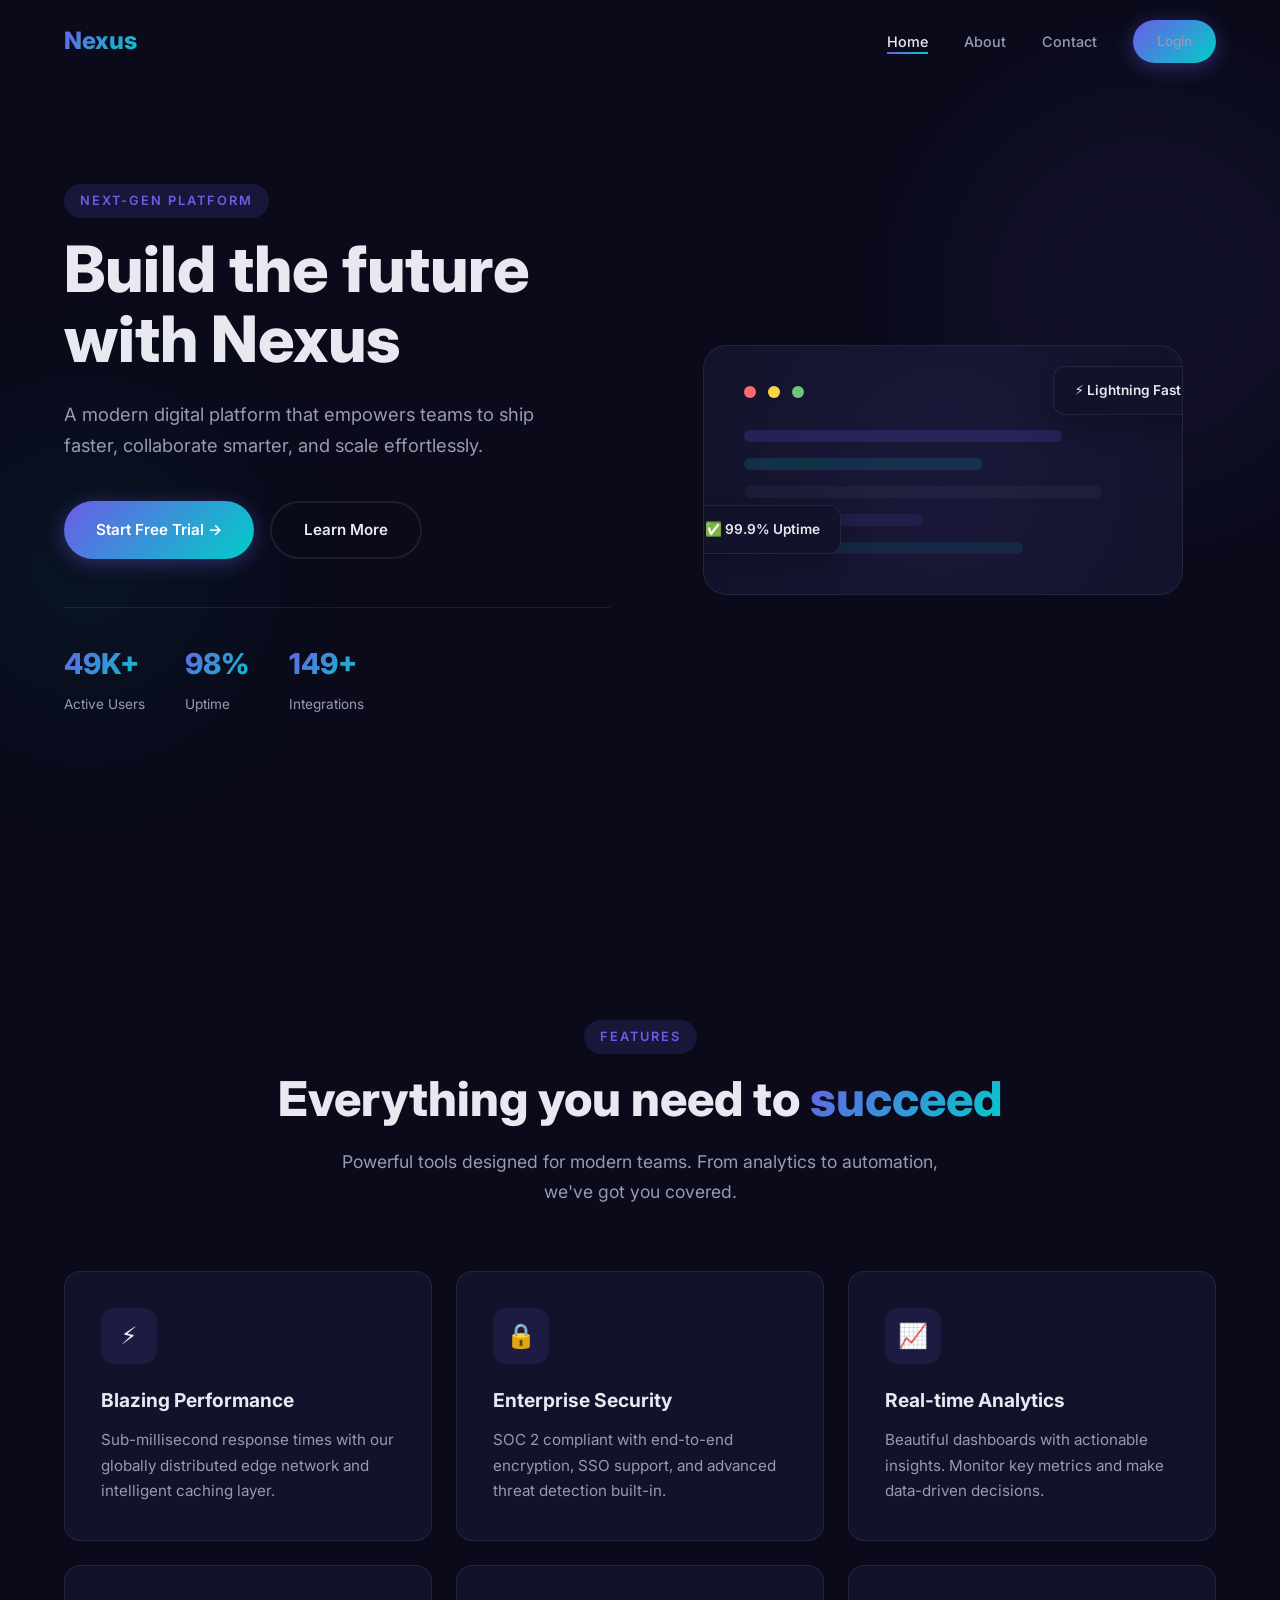
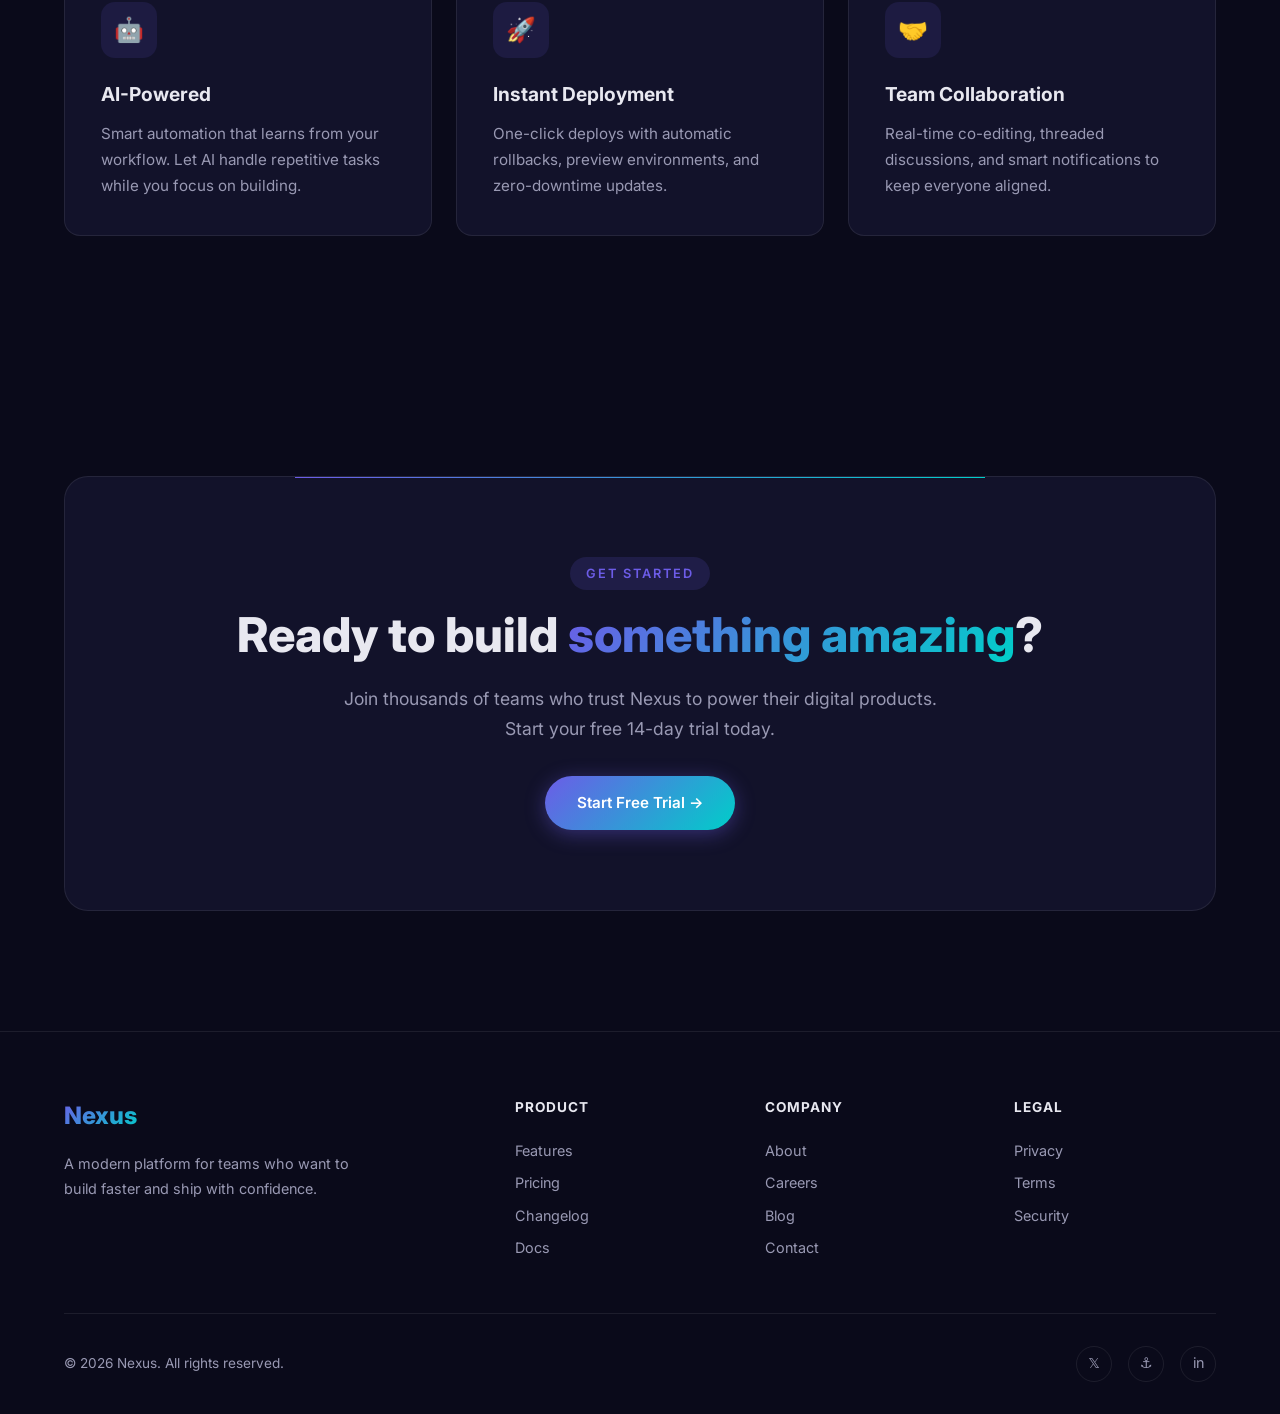
<file: index.html>
<!DOCTYPE html>
<html lang="en">
<head>
  <meta charset="UTF-8">
  <meta name="viewport" content="width=device-width, initial-scale=1.0">
  <title>Nexus - Modern Digital Platform</title>
  <link rel="preconnect" href="https://fonts.googleapis.com">
  <link href="https://fonts.googleapis.com/css2?family=Inter:wght@400;500;600;700;800&display=swap" rel="stylesheet">
  <link rel="stylesheet" href="css/style.css">
</head>
<body>

  <!-- Navbar -->
  <nav class="navbar">
    <div class="container">
      <a href="index.html" class="logo">Nexus</a>
      <ul class="nav-links">
        <li><a href="index.html" class="active">Home</a></li>
        <li><a href="about.html">About</a></li>
        <li><a href="contact.html">Contact</a></li>
        <li><a href="login.html" class="btn btn-primary nav-cta">Login</a></li>
      </ul>
      <button class="hamburger" aria-label="Toggle menu">
        <span></span><span></span><span></span>
      </button>
    </div>
  </nav>

  <!-- Hero -->
  <section class="hero">
    <div class="orb orb-1"></div>
    <div class="orb orb-2"></div>
    <div class="container">
      <div class="hero-grid">
        <div class="hero-content fade-up">
          <span class="section-label">Next-Gen Platform</span>
          <h1>Build the future with <span class="highlight">Nexus</span></h1>
          <p>A modern digital platform that empowers teams to ship faster, collaborate smarter, and scale effortlessly.</p>
          <div class="hero-buttons">
            <a href="contact.html" class="btn btn-primary">Start Free Trial &rarr;</a>
            <a href="about.html" class="btn btn-outline">Learn More</a>
          </div>
          <div class="hero-stats">
            <div class="stat">
              <h3 data-count="50" data-suffix="K+">0</h3>
              <p>Active Users</p>
            </div>
            <div class="stat">
              <h3 data-count="99" data-suffix="%">0</h3>
              <p>Uptime</p>
            </div>
            <div class="stat">
              <h3 data-count="150" data-suffix="+">0</h3>
              <p>Integrations</p>
            </div>
          </div>
        </div>
        <div class="hero-visual fade-up">
          <div class="hero-card">
            <div class="hero-card-header">
              <div class="hero-card-dot"></div>
              <div class="hero-card-dot"></div>
              <div class="hero-card-dot"></div>
            </div>
            <div class="hero-card-lines">
              <div class="hero-card-line"></div>
              <div class="hero-card-line"></div>
              <div class="hero-card-line"></div>
              <div class="hero-card-line"></div>
              <div class="hero-card-line"></div>
            </div>
            <div class="floating-badge badge-1">&#9889; Lightning Fast</div>
            <div class="floating-badge badge-2">&#9989; 99.9% Uptime</div>
          </div>
        </div>
      </div>
    </div>
  </section>

  <!-- Features -->
  <section class="features" id="features">
    <div class="container">
      <div class="features-header fade-up">
        <span class="section-label">Features</span>
        <h2 class="section-title">Everything you need to <span class="highlight">succeed</span></h2>
        <p class="section-desc">Powerful tools designed for modern teams. From analytics to automation, we've got you covered.</p>
      </div>
      <div class="features-grid">
        <div class="feature-card fade-up">
          <div class="feature-icon">&#9889;</div>
          <h3>Blazing Performance</h3>
          <p>Sub-millisecond response times with our globally distributed edge network and intelligent caching layer.</p>
        </div>
        <div class="feature-card fade-up">
          <div class="feature-icon">&#128274;</div>
          <h3>Enterprise Security</h3>
          <p>SOC 2 compliant with end-to-end encryption, SSO support, and advanced threat detection built-in.</p>
        </div>
        <div class="feature-card fade-up">
          <div class="feature-icon">&#128200;</div>
          <h3>Real-time Analytics</h3>
          <p>Beautiful dashboards with actionable insights. Monitor key metrics and make data-driven decisions.</p>
        </div>
        <div class="feature-card fade-up">
          <div class="feature-icon">&#129302;</div>
          <h3>AI-Powered</h3>
          <p>Smart automation that learns from your workflow. Let AI handle repetitive tasks while you focus on building.</p>
        </div>
        <div class="feature-card fade-up">
          <div class="feature-icon">&#128640;</div>
          <h3>Instant Deployment</h3>
          <p>One-click deploys with automatic rollbacks, preview environments, and zero-downtime updates.</p>
        </div>
        <div class="feature-card fade-up">
          <div class="feature-icon">&#129309;</div>
          <h3>Team Collaboration</h3>
          <p>Real-time co-editing, threaded discussions, and smart notifications to keep everyone aligned.</p>
        </div>
      </div>
    </div>
  </section>

  <!-- CTA -->
  <section class="cta">
    <div class="container">
      <div class="cta-box fade-up">
        <span class="section-label">Get Started</span>
        <h2 class="section-title">Ready to build <span class="highlight">something amazing</span>?</h2>
        <p class="section-desc">Join thousands of teams who trust Nexus to power their digital products. Start your free 14-day trial today.</p>
        <a href="contact.html" class="btn btn-primary">Start Free Trial &rarr;</a>
      </div>
    </div>
  </section>

  <!-- Footer -->
  <footer class="footer">
    <div class="container">
      <div class="footer-grid">
        <div class="footer-brand">
          <a href="index.html" class="logo">Nexus</a>
          <p>A modern platform for teams who want to build faster and ship with confidence.</p>
        </div>
        <div class="footer-col">
          <h4>Product</h4>
          <a href="#">Features</a>
          <a href="#">Pricing</a>
          <a href="#">Changelog</a>
          <a href="#">Docs</a>
        </div>
        <div class="footer-col">
          <h4>Company</h4>
          <a href="about.html">About</a>
          <a href="#">Careers</a>
          <a href="#">Blog</a>
          <a href="contact.html">Contact</a>
        </div>
        <div class="footer-col">
          <h4>Legal</h4>
          <a href="#">Privacy</a>
          <a href="#">Terms</a>
          <a href="#">Security</a>
        </div>
      </div>
      <div class="footer-bottom">
        <p>&copy; 2026 Nexus. All rights reserved.</p>
        <div class="footer-socials">
          <a href="#" aria-label="Twitter">&#120143;</a>
          <a href="#" aria-label="GitHub">&#9875;</a>
          <a href="#" aria-label="LinkedIn">in</a>
        </div>
      </div>
    </div>
  </footer>

  <script src="js/main.js"></script>
</body>
</html>
</file>
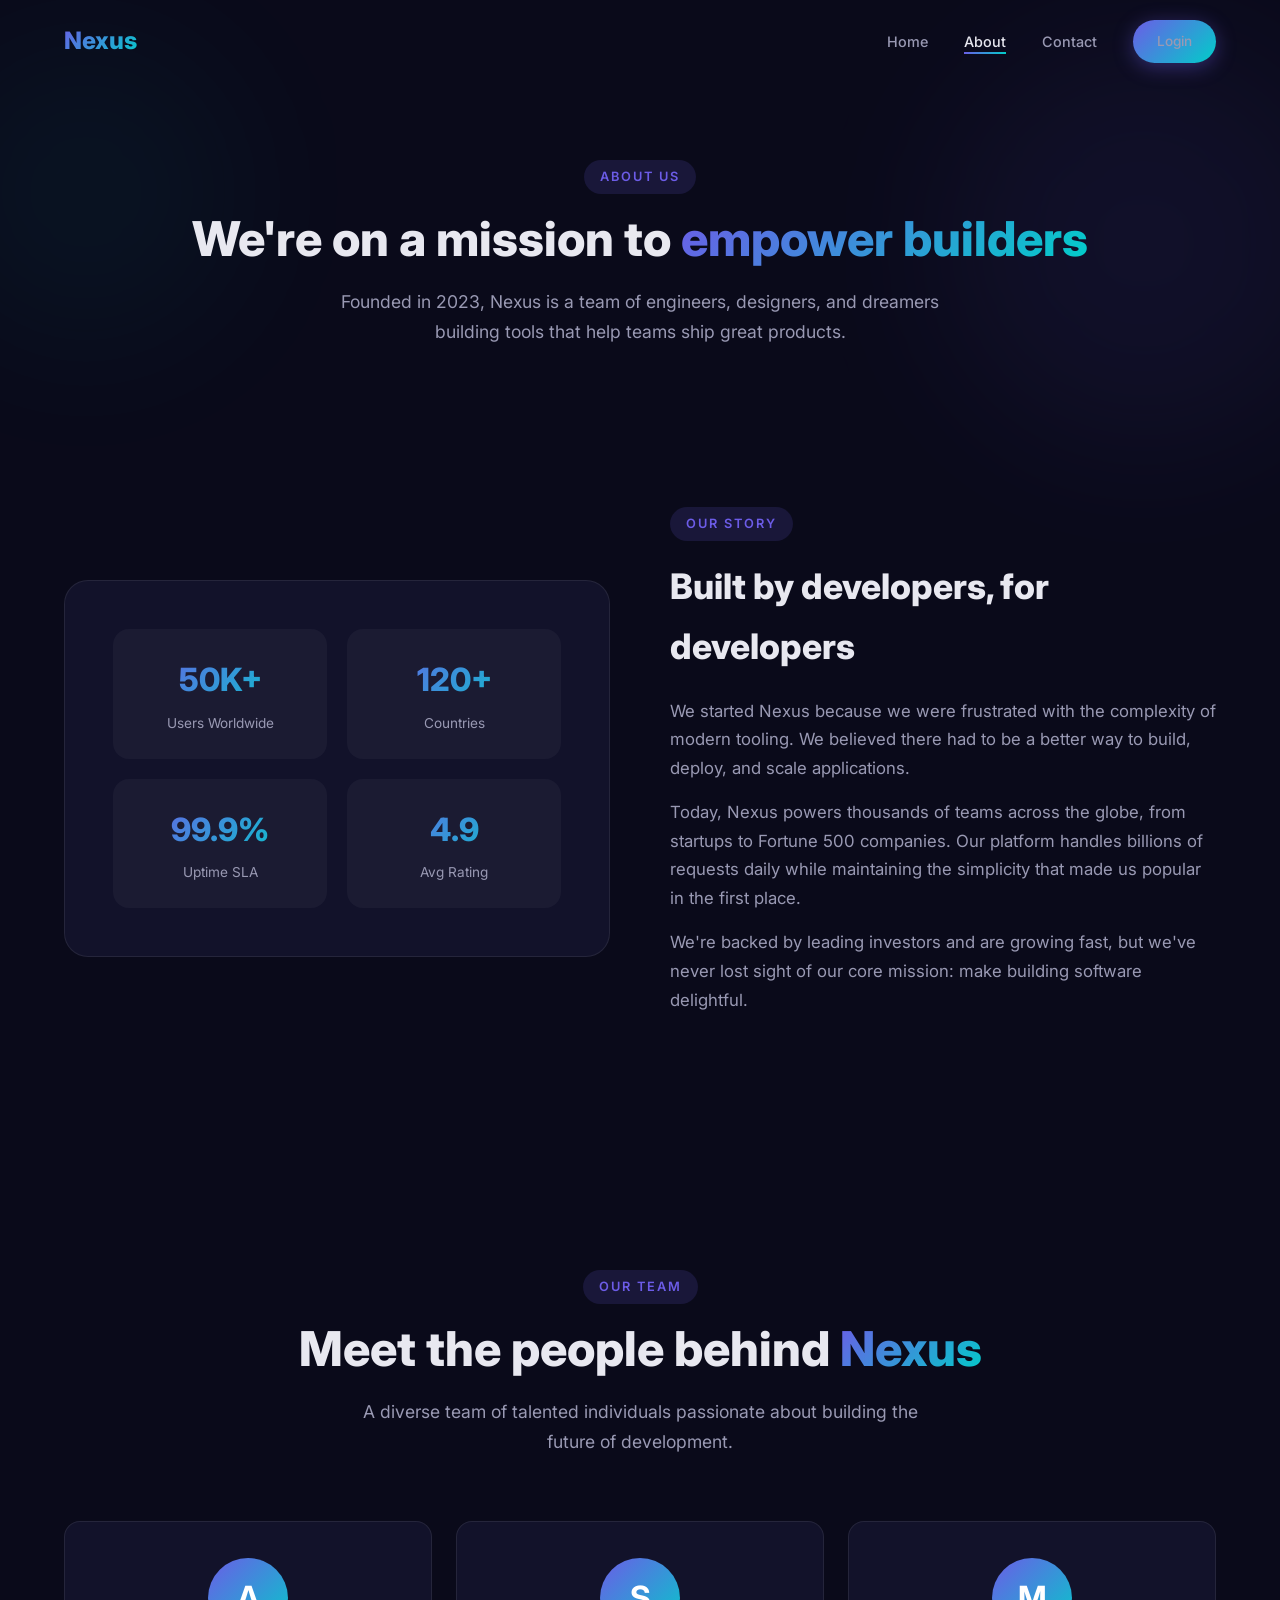
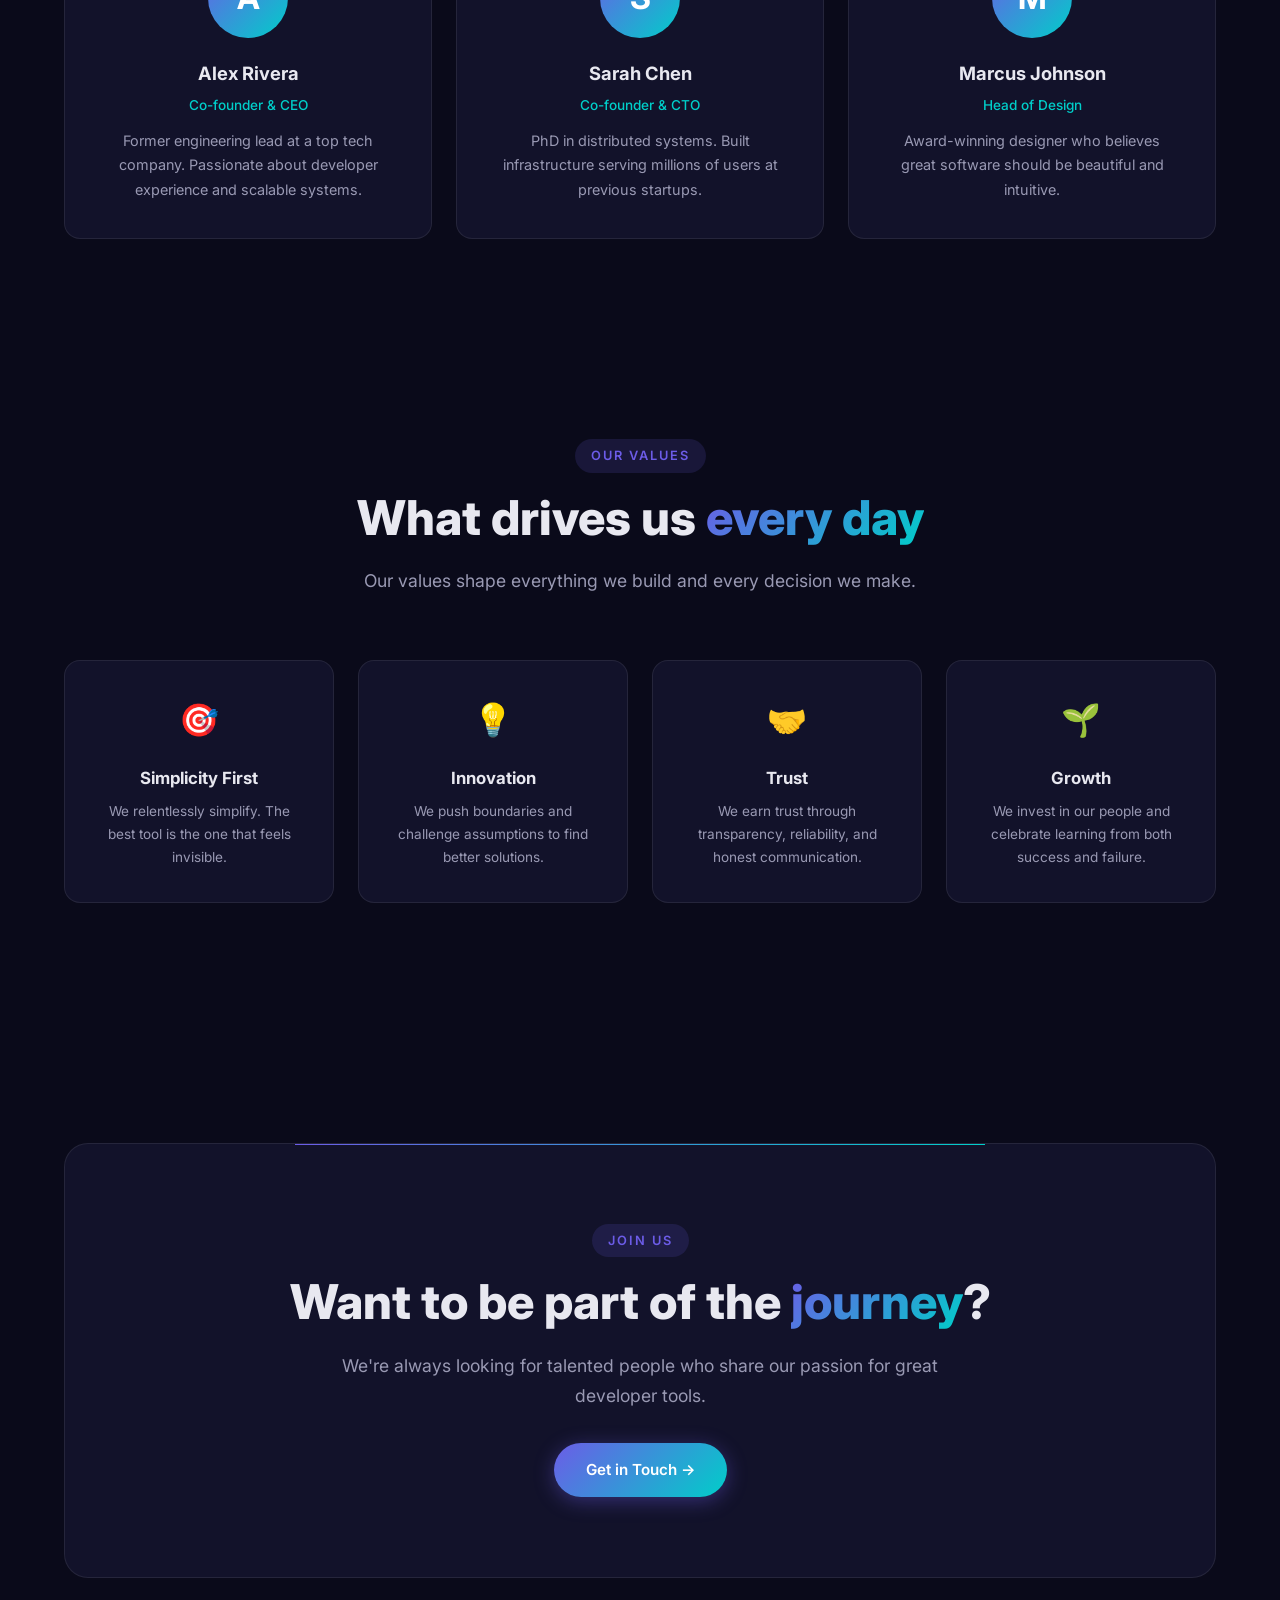
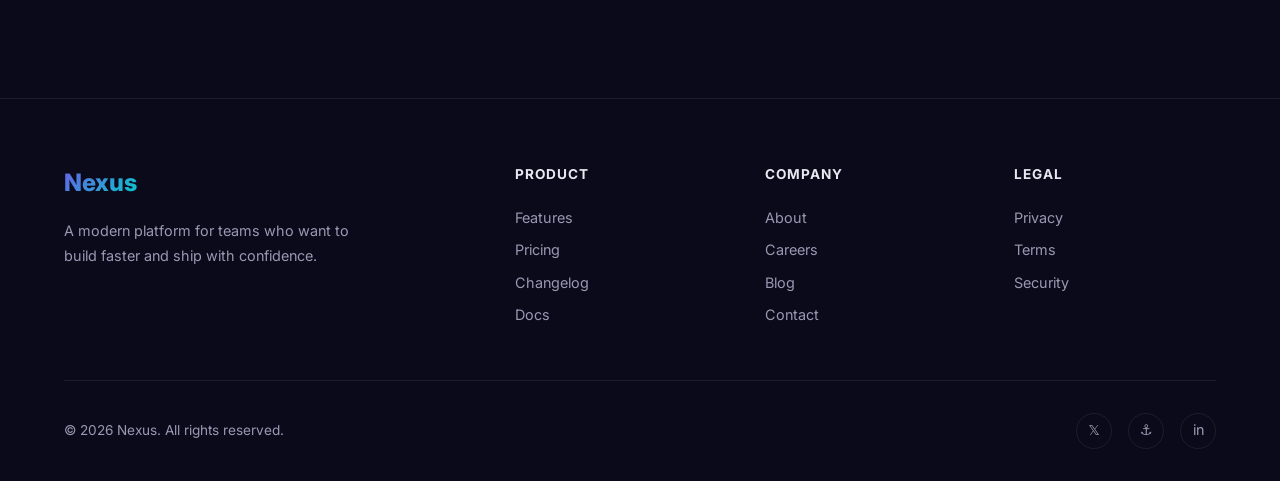
<file: about.html>
<!DOCTYPE html>
<html lang="en">
<head>
  <meta charset="UTF-8">
  <meta name="viewport" content="width=device-width, initial-scale=1.0">
  <title>About - Nexus</title>
  <link rel="preconnect" href="https://fonts.googleapis.com">
  <link href="https://fonts.googleapis.com/css2?family=Inter:wght@400;500;600;700;800&display=swap" rel="stylesheet">
  <link rel="stylesheet" href="css/style.css">
</head>
<body>

  <!-- Navbar -->
  <nav class="navbar">
    <div class="container">
      <a href="index.html" class="logo">Nexus</a>
      <ul class="nav-links">
        <li><a href="index.html">Home</a></li>
        <li><a href="about.html" class="active">About</a></li>
        <li><a href="contact.html">Contact</a></li>
        <li><a href="login.html" class="btn btn-primary nav-cta">Login</a></li>
      </ul>
      <button class="hamburger" aria-label="Toggle menu">
        <span></span><span></span><span></span>
      </button>
    </div>
  </nav>

  <!-- Page Hero -->
  <section class="page-hero">
    <div class="orb orb-1"></div>
    <div class="orb orb-2"></div>
    <div class="container">
      <div class="fade-up">
        <span class="section-label">About Us</span>
        <h1 class="section-title">We're on a mission to <span class="highlight">empower builders</span></h1>
        <p class="section-desc">Founded in 2023, Nexus is a team of engineers, designers, and dreamers building tools that help teams ship great products.</p>
      </div>
    </div>
  </section>

  <!-- Mission -->
  <section class="about-mission">
    <div class="container">
      <div class="mission-grid">
        <div class="mission-visual fade-up">
          <div class="mission-stat">
            <h3 data-count="50" data-suffix="K+">0</h3>
            <p>Users Worldwide</p>
          </div>
          <div class="mission-stat">
            <h3 data-count="120" data-suffix="+">0</h3>
            <p>Countries</p>
          </div>
          <div class="mission-stat">
            <h3 data-count="99" data-suffix=".9%">0</h3>
            <p>Uptime SLA</p>
          </div>
          <div class="mission-stat">
            <h3 data-count="4" data-suffix=".9">0</h3>
            <p>Avg Rating</p>
          </div>
        </div>
        <div class="mission-content fade-up">
          <span class="section-label">Our Story</span>
          <h2>Built by developers, <span class="highlight">for developers</span></h2>
          <p>We started Nexus because we were frustrated with the complexity of modern tooling. We believed there had to be a better way to build, deploy, and scale applications.</p>
          <p>Today, Nexus powers thousands of teams across the globe, from startups to Fortune 500 companies. Our platform handles billions of requests daily while maintaining the simplicity that made us popular in the first place.</p>
          <p>We're backed by leading investors and are growing fast, but we've never lost sight of our core mission: make building software delightful.</p>
        </div>
      </div>
    </div>
  </section>

  <!-- Team -->
  <section class="team">
    <div class="container">
      <div class="team-header fade-up">
        <span class="section-label">Our Team</span>
        <h2 class="section-title">Meet the people behind <span class="highlight">Nexus</span></h2>
        <p class="section-desc">A diverse team of talented individuals passionate about building the future of development.</p>
      </div>
      <div class="team-grid">
        <div class="team-card fade-up">
          <div class="team-avatar">A</div>
          <h3>Alex Rivera</h3>
          <p class="role">Co-founder & CEO</p>
          <p>Former engineering lead at a top tech company. Passionate about developer experience and scalable systems.</p>
        </div>
        <div class="team-card fade-up">
          <div class="team-avatar">S</div>
          <h3>Sarah Chen</h3>
          <p class="role">Co-founder & CTO</p>
          <p>PhD in distributed systems. Built infrastructure serving millions of users at previous startups.</p>
        </div>
        <div class="team-card fade-up">
          <div class="team-avatar">M</div>
          <h3>Marcus Johnson</h3>
          <p class="role">Head of Design</p>
          <p>Award-winning designer who believes great software should be beautiful and intuitive.</p>
        </div>
      </div>
    </div>
  </section>

  <!-- Values -->
  <section class="values">
    <div class="container">
      <div class="values-header fade-up">
        <span class="section-label">Our Values</span>
        <h2 class="section-title">What drives us <span class="highlight">every day</span></h2>
        <p class="section-desc">Our values shape everything we build and every decision we make.</p>
      </div>
      <div class="values-grid">
        <div class="value-card fade-up">
          <div class="value-icon">&#127919;</div>
          <h3>Simplicity First</h3>
          <p>We relentlessly simplify. The best tool is the one that feels invisible.</p>
        </div>
        <div class="value-card fade-up">
          <div class="value-icon">&#128161;</div>
          <h3>Innovation</h3>
          <p>We push boundaries and challenge assumptions to find better solutions.</p>
        </div>
        <div class="value-card fade-up">
          <div class="value-icon">&#129309;</div>
          <h3>Trust</h3>
          <p>We earn trust through transparency, reliability, and honest communication.</p>
        </div>
        <div class="value-card fade-up">
          <div class="value-icon">&#127793;</div>
          <h3>Growth</h3>
          <p>We invest in our people and celebrate learning from both success and failure.</p>
        </div>
      </div>
    </div>
  </section>

  <!-- CTA -->
  <section class="cta">
    <div class="container">
      <div class="cta-box fade-up">
        <span class="section-label">Join Us</span>
        <h2 class="section-title">Want to be part of the <span class="highlight">journey</span>?</h2>
        <p class="section-desc">We're always looking for talented people who share our passion for great developer tools.</p>
        <a href="contact.html" class="btn btn-primary">Get in Touch &rarr;</a>
      </div>
    </div>
  </section>

  <!-- Footer -->
  <footer class="footer">
    <div class="container">
      <div class="footer-grid">
        <div class="footer-brand">
          <a href="index.html" class="logo">Nexus</a>
          <p>A modern platform for teams who want to build faster and ship with confidence.</p>
        </div>
        <div class="footer-col">
          <h4>Product</h4>
          <a href="#">Features</a>
          <a href="#">Pricing</a>
          <a href="#">Changelog</a>
          <a href="#">Docs</a>
        </div>
        <div class="footer-col">
          <h4>Company</h4>
          <a href="about.html">About</a>
          <a href="#">Careers</a>
          <a href="#">Blog</a>
          <a href="contact.html">Contact</a>
        </div>
        <div class="footer-col">
          <h4>Legal</h4>
          <a href="#">Privacy</a>
          <a href="#">Terms</a>
          <a href="#">Security</a>
        </div>
      </div>
      <div class="footer-bottom">
        <p>&copy; 2026 Nexus. All rights reserved.</p>
        <div class="footer-socials">
          <a href="#" aria-label="Twitter">&#120143;</a>
          <a href="#" aria-label="GitHub">&#9875;</a>
          <a href="#" aria-label="LinkedIn">in</a>
        </div>
      </div>
    </div>
  </footer>

  <script src="js/main.js"></script>
</body>
</html>
</file>
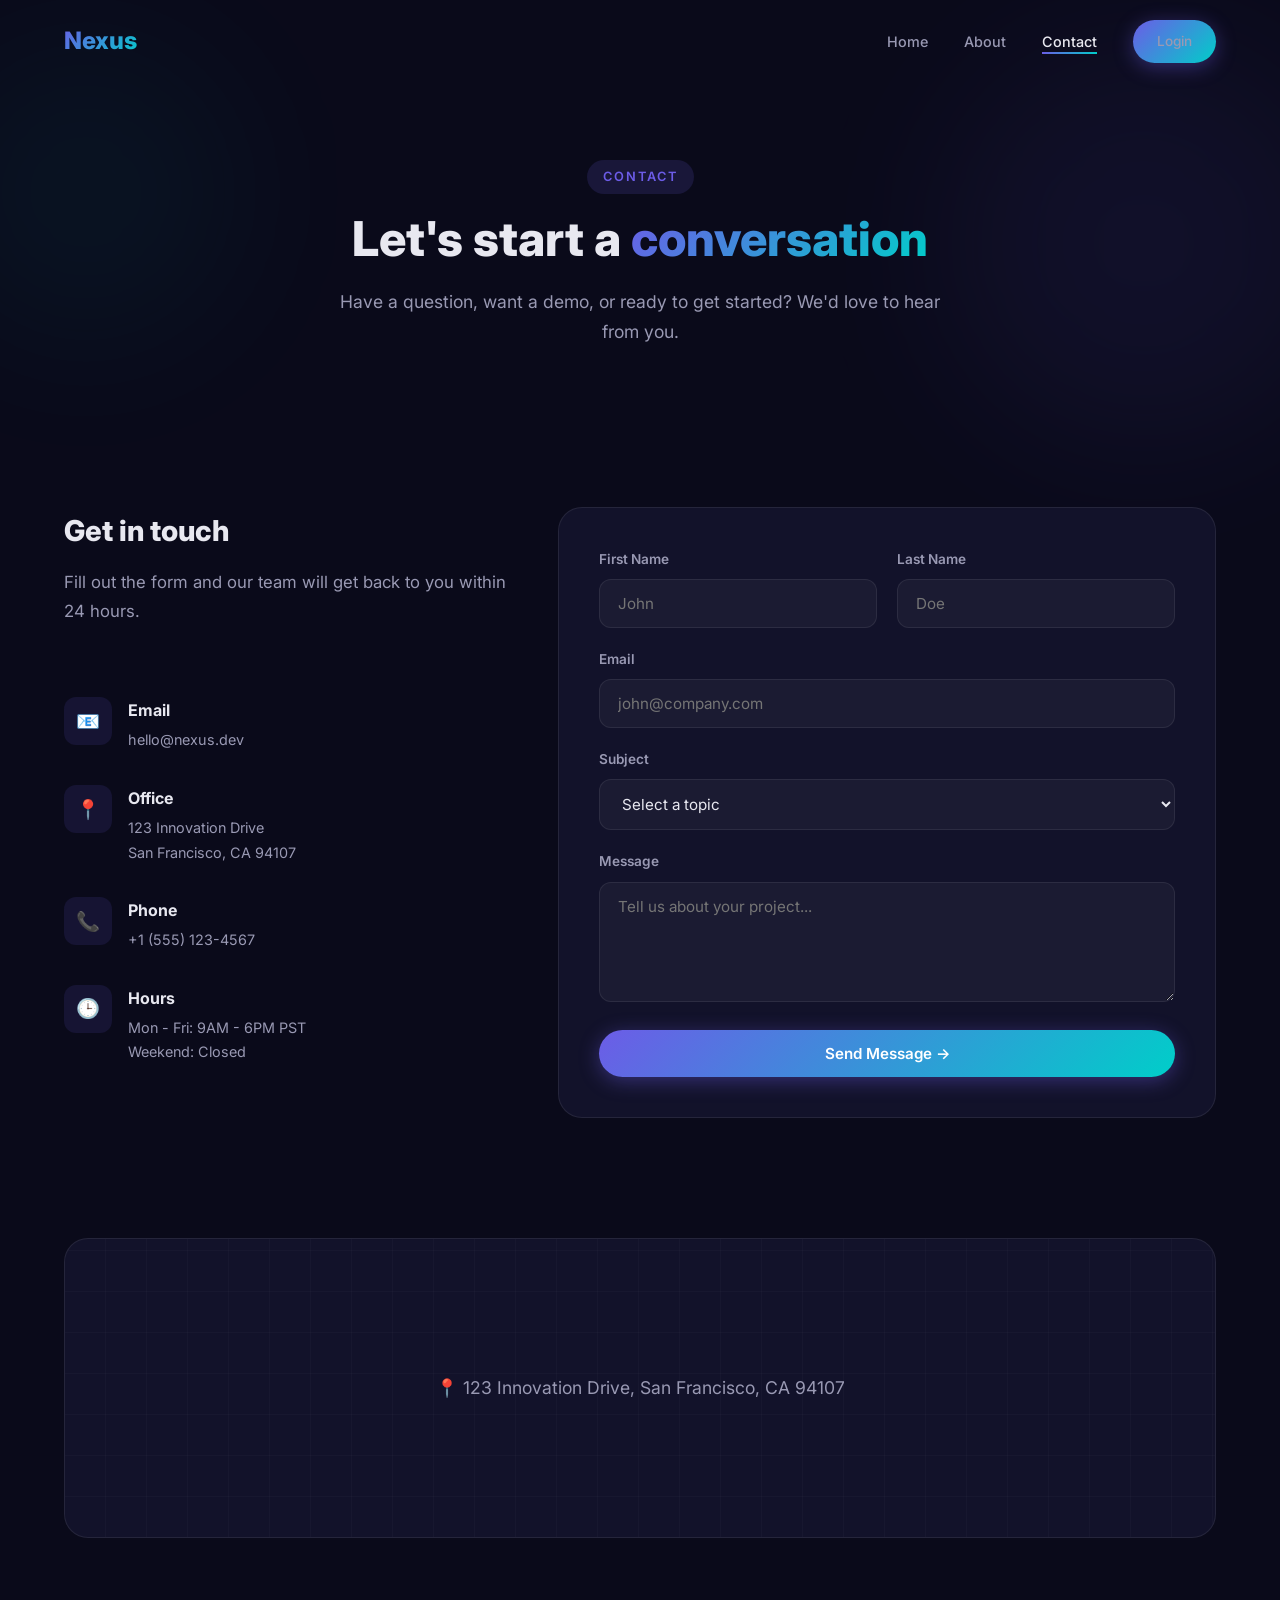
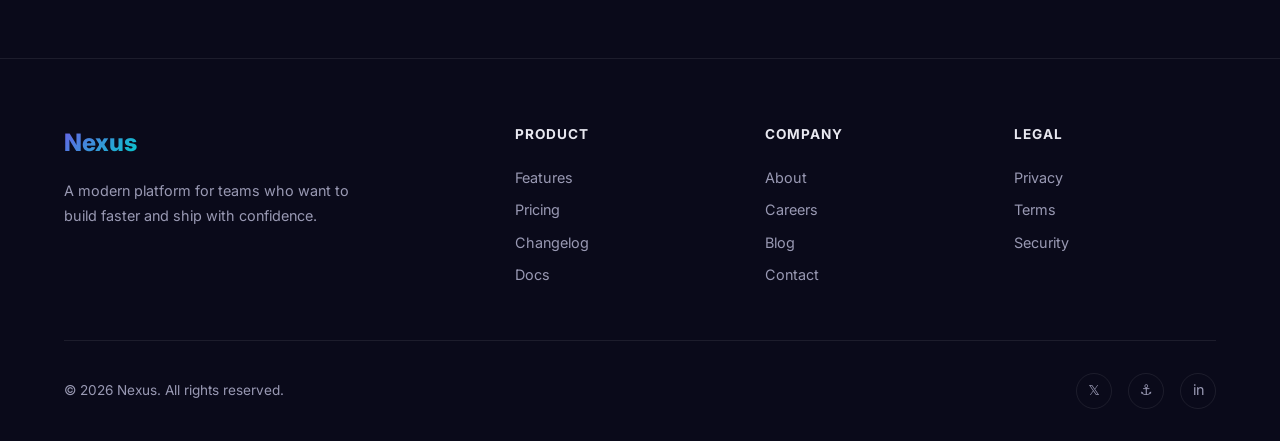
<file: contact.html>
<!DOCTYPE html>
<html lang="en">
<head>
  <meta charset="UTF-8">
  <meta name="viewport" content="width=device-width, initial-scale=1.0">
  <title>Contact - Nexus</title>
  <link rel="preconnect" href="https://fonts.googleapis.com">
  <link href="https://fonts.googleapis.com/css2?family=Inter:wght@400;500;600;700;800&display=swap" rel="stylesheet">
  <link rel="stylesheet" href="css/style.css">
</head>
<body>

  <!-- Navbar -->
  <nav class="navbar">
    <div class="container">
      <a href="index.html" class="logo">Nexus</a>
      <ul class="nav-links">
        <li><a href="index.html">Home</a></li>
        <li><a href="about.html">About</a></li>
        <li><a href="contact.html" class="active">Contact</a></li>
        <li><a href="login.html" class="btn btn-primary nav-cta">Login</a></li>
      </ul>
      <button class="hamburger" aria-label="Toggle menu">
        <span></span><span></span><span></span>
      </button>
    </div>
  </nav>

  <!-- Page Hero -->
  <section class="page-hero">
    <div class="orb orb-1"></div>
    <div class="orb orb-2"></div>
    <div class="container">
      <div class="fade-up">
        <span class="section-label">Contact</span>
        <h1 class="section-title">Let's start a <span class="highlight">conversation</span></h1>
        <p class="section-desc">Have a question, want a demo, or ready to get started? We'd love to hear from you.</p>
      </div>
    </div>
  </section>

  <!-- Contact Section -->
  <section class="contact-section">
    <div class="container">
      <div class="contact-grid">
        <!-- Contact Info -->
        <div class="contact-info fade-up">
          <div>
            <h2 style="font-size: 1.8rem; font-weight: 800; margin-bottom: 12px;">Get in touch</h2>
            <p style="color: var(--text-muted); font-size: 1.05rem; margin-bottom: 40px;">Fill out the form and our team will get back to you within 24 hours.</p>
          </div>
          <div class="contact-item">
            <div class="contact-item-icon">&#128231;</div>
            <div>
              <h3>Email</h3>
              <p>hello@nexus.dev</p>
            </div>
          </div>
          <div class="contact-item">
            <div class="contact-item-icon">&#128205;</div>
            <div>
              <h3>Office</h3>
              <p>123 Innovation Drive<br>San Francisco, CA 94107</p>
            </div>
          </div>
          <div class="contact-item">
            <div class="contact-item-icon">&#128222;</div>
            <div>
              <h3>Phone</h3>
              <p>+1 (555) 123-4567</p>
            </div>
          </div>
          <div class="contact-item">
            <div class="contact-item-icon">&#128338;</div>
            <div>
              <h3>Hours</h3>
              <p>Mon - Fri: 9AM - 6PM PST<br>Weekend: Closed</p>
            </div>
          </div>
        </div>

        <!-- Contact Form -->
        <div class="contact-form-wrapper fade-up">
          <form class="contact-form">
            <div class="form-row">
              <div class="form-group">
                <label for="firstName">First Name</label>
                <input type="text" id="firstName" placeholder="John" required>
              </div>
              <div class="form-group">
                <label for="lastName">Last Name</label>
                <input type="text" id="lastName" placeholder="Doe" required>
              </div>
            </div>
            <div class="form-group">
              <label for="email">Email</label>
              <input type="email" id="email" placeholder="john@company.com" required>
            </div>
            <div class="form-group">
              <label for="subject">Subject</label>
              <select id="subject">
                <option value="">Select a topic</option>
                <option value="demo">Request a Demo</option>
                <option value="sales">Sales Inquiry</option>
                <option value="support">Technical Support</option>
                <option value="partnership">Partnership</option>
                <option value="other">Other</option>
              </select>
            </div>
            <div class="form-group">
              <label for="message">Message</label>
              <textarea id="message" placeholder="Tell us about your project..." required></textarea>
            </div>
            <button type="submit" class="btn btn-primary form-submit">Send Message &rarr;</button>
          </form>
        </div>
      </div>
    </div>
  </section>

  <!-- Map -->
  <section class="map-section">
    <div class="container">
      <div class="map-placeholder fade-up">
        <span style="position:relative; z-index:1;">&#128205; 123 Innovation Drive, San Francisco, CA 94107</span>
      </div>
    </div>
  </section>

  <!-- Footer -->
  <footer class="footer">
    <div class="container">
      <div class="footer-grid">
        <div class="footer-brand">
          <a href="index.html" class="logo">Nexus</a>
          <p>A modern platform for teams who want to build faster and ship with confidence.</p>
        </div>
        <div class="footer-col">
          <h4>Product</h4>
          <a href="#">Features</a>
          <a href="#">Pricing</a>
          <a href="#">Changelog</a>
          <a href="#">Docs</a>
        </div>
        <div class="footer-col">
          <h4>Company</h4>
          <a href="about.html">About</a>
          <a href="#">Careers</a>
          <a href="#">Blog</a>
          <a href="contact.html">Contact</a>
        </div>
        <div class="footer-col">
          <h4>Legal</h4>
          <a href="#">Privacy</a>
          <a href="#">Terms</a>
          <a href="#">Security</a>
        </div>
      </div>
      <div class="footer-bottom">
        <p>&copy; 2026 Nexus. All rights reserved.</p>
        <div class="footer-socials">
          <a href="#" aria-label="Twitter">&#120143;</a>
          <a href="#" aria-label="GitHub">&#9875;</a>
          <a href="#" aria-label="LinkedIn">in</a>
        </div>
      </div>
    </div>
  </footer>

  <script src="js/main.js"></script>
  <script type="module">
    import { createClient } from 'https://esm.sh/@supabase/supabase-js@2';

    const supabaseClient = createClient(
      'https://bbrvjanvocpyhblvqqxm.supabase.co',
      'eyJhbGciOiJIUzI1NiIsInR5cCI6IkpXVCJ9.eyJpc3MiOiJzdXBhYmFzZSIsInJlZiI6ImJicnZqYW52b2NweWhibHZxcXhtIiwicm9sZSI6ImFub24iLCJpYXQiOjE3NzM3Mjg0MzUsImV4cCI6MjA4OTMwNDQzNX0.sIyfUfvw89G0LH4I_ZFt6XIoeGJXs9-5fo6Bthv_Bg8'
    );

    const form = document.querySelector('.contact-form');
    if (form) {
      form.addEventListener('submit', async (e) => {
        e.preventDefault();
        const btn = form.querySelector('.form-submit');
        const originalText = btn.innerHTML;
        btn.disabled = true;
        btn.innerHTML = 'Sending...';

        try {
          const { error } = await supabaseClient.from('contacts').insert([{
            first_name: document.getElementById('firstName').value.trim(),
            last_name: document.getElementById('lastName').value.trim(),
            email: document.getElementById('email').value.trim(),
            subject: document.getElementById('subject').value,
            message: document.getElementById('message').value.trim(),
          }]);

          if (error) throw error;

          btn.innerHTML = '&#10003; Sent Successfully!';
          btn.style.background = 'linear-gradient(135deg, #6bcb77, #00cec9)';
          form.reset();
        } catch (err) {
          console.error('Submit error:', err);
          btn.innerHTML = '&#10007; Failed - ' + (err.message || 'Try again');
          btn.style.background = 'linear-gradient(135deg, #ff6b6b, #ee5a24)';
        }

        setTimeout(() => {
          btn.innerHTML = originalText;
          btn.style.background = '';
          btn.disabled = false;
        }, 3000);
      });
    }
  </script>
</body>
</html>
</file>
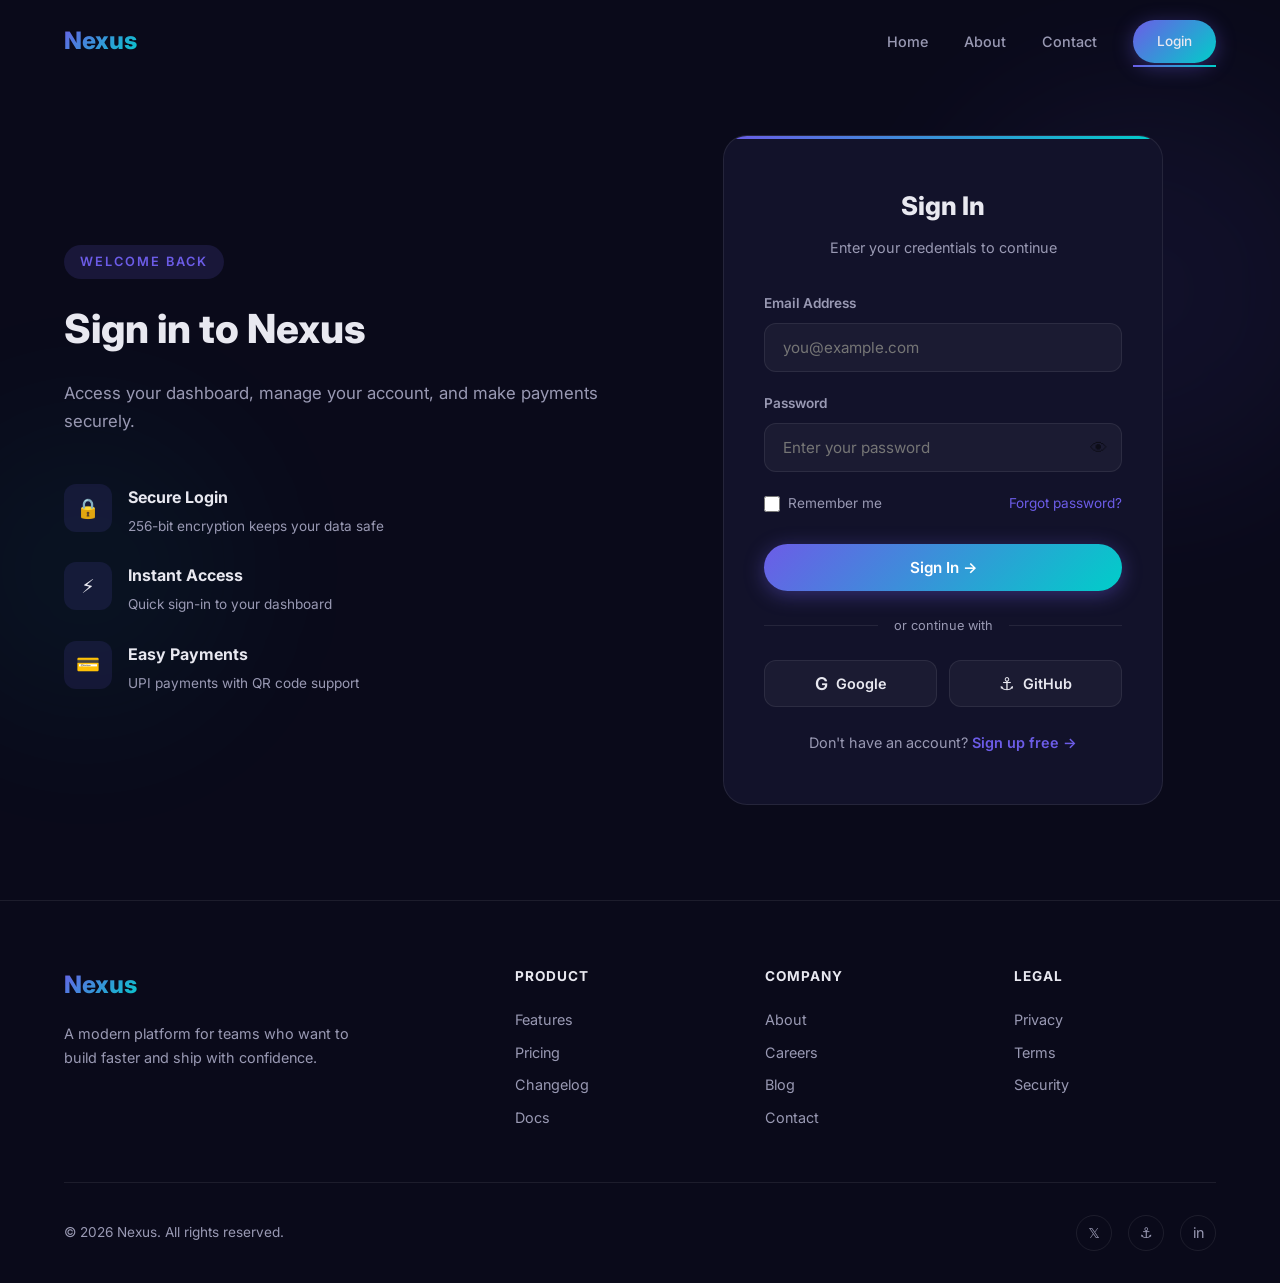
<file: dashboard.html>
<!DOCTYPE html>
<html lang="en">
<head>
  <meta charset="UTF-8">
  <meta name="viewport" content="width=device-width, initial-scale=1.0">
  <title>Dashboard - Nexus</title>
  <link rel="preconnect" href="https://fonts.googleapis.com">
  <link href="https://fonts.googleapis.com/css2?family=Inter:wght@400;500;600;700;800&display=swap" rel="stylesheet">
  <link rel="stylesheet" href="css/style.css">
</head>
<body>

  <!-- Dashboard Navbar -->
  <nav class="navbar scrolled">
    <div class="container">
      <a href="dashboard.html" class="logo">Nexus</a>
      <ul class="nav-links">
        <li><a href="dashboard.html" class="active">Dashboard</a></li>
        <li><a href="payment.html">Make Payment</a></li>
        <li><a href="#" id="logoutBtn" class="btn btn-outline nav-cta">Logout</a></li>
      </ul>
      <button class="hamburger" aria-label="Toggle menu">
        <span></span><span></span><span></span>
      </button>
    </div>
  </nav>

  <!-- Dashboard Content -->
  <section class="dashboard-section">
    <div class="container">

      <!-- Welcome Banner -->
      <div class="welcome-banner fade-up">
        <div class="welcome-content">
          <span class="section-label">Dashboard</span>
          <h1>Welcome back, <span class="highlight" id="userName">User</span></h1>
          <p>Manage your payments, view transaction history, and update your profile.</p>
        </div>
        <div class="welcome-actions">
          <a href="payment.html" class="btn btn-primary">Make Payment &rarr;</a>
        </div>
      </div>

      <!-- Stats Cards -->
      <div class="dash-stats fade-up">
        <div class="dash-stat-card">
          <div class="dash-stat-icon">&#128179;</div>
          <div>
            <h3 id="totalPayments">0</h3>
            <p>Total Payments</p>
          </div>
        </div>
        <div class="dash-stat-card">
          <div class="dash-stat-icon">&#10003;</div>
          <div>
            <h3 id="confirmedPayments">0</h3>
            <p>Confirmed</p>
          </div>
        </div>
        <div class="dash-stat-card">
          <div class="dash-stat-icon">&#9203;</div>
          <div>
            <h3 id="pendingPayments">0</h3>
            <p>Pending</p>
          </div>
        </div>
        <div class="dash-stat-card">
          <div class="dash-stat-icon">&#8377;</div>
          <div>
            <h3 id="totalAmount">0</h3>
            <p>Total Amount</p>
          </div>
        </div>
      </div>

      <!-- Dashboard Grid -->
      <div class="dash-grid">

        <!-- Quick Actions -->
        <div class="dash-card fade-up">
          <div class="dash-card-header">
            <h2>Quick Actions</h2>
          </div>
          <div class="dash-card-body">
            <div class="quick-actions-grid">
              <a href="payment.html" class="quick-action">
                <div class="quick-action-icon">&#128179;</div>
                <span>Make Payment</span>
              </a>
              <a href="#" class="quick-action" onclick="showProfile()">
                <div class="quick-action-icon">&#128100;</div>
                <span>My Profile</span>
              </a>
              <a href="#paymentHistory" class="quick-action">
                <div class="quick-action-icon">&#128196;</div>
                <span>History</span>
              </a>
              <a href="contact.html" class="quick-action">
                <div class="quick-action-icon">&#128172;</div>
                <span>Support</span>
              </a>
            </div>
          </div>
        </div>

        <!-- Profile Card -->
        <div class="dash-card fade-up" id="profileCard">
          <div class="dash-card-header">
            <h2>My Profile</h2>
          </div>
          <div class="dash-card-body">
            <div class="profile-info">
              <div class="profile-avatar" id="profileAvatar">U</div>
              <div class="profile-details">
                <h3 id="profileName">User</h3>
                <p id="profileEmail">user@email.com</p>
              </div>
            </div>
            <div class="profile-fields">
              <div class="profile-field">
                <span class="profile-label">Member Since</span>
                <span class="profile-value" id="memberSince">-</span>
              </div>
              <div class="profile-field">
                <span class="profile-label">Status</span>
                <span class="profile-value status-active">Active</span>
              </div>
            </div>
          </div>
        </div>
      </div>

      <!-- Payment History -->
      <div class="dash-card full-width fade-up" id="paymentHistory">
        <div class="dash-card-header">
          <h2>Payment History</h2>
          <a href="payment.html" class="btn btn-outline" style="padding: 8px 20px; font-size: 0.8rem;">New Payment</a>
        </div>
        <div class="dash-card-body">
          <div class="table-wrapper">
            <table class="payment-table">
              <thead>
                <tr>
                  <th>Date</th>
                  <th>Name</th>
                  <th>Purpose</th>
                  <th>Amount</th>
                  <th>UTR / Ref</th>
                  <th>Status</th>
                </tr>
              </thead>
              <tbody id="paymentTableBody">
                <tr class="empty-row">
                  <td colspan="6">
                    <div class="empty-state">
                      <div class="empty-icon">&#128179;</div>
                      <h4>No payments yet</h4>
                      <p>Your payment history will appear here after you make your first payment.</p>
                      <a href="payment.html" class="btn btn-primary" style="margin-top: 12px; padding: 10px 24px; font-size: 0.85rem;">Make First Payment &rarr;</a>
                    </div>
                  </td>
                </tr>
              </tbody>
            </table>
          </div>
        </div>
      </div>

    </div>
  </section>

  <!-- Footer -->
  <footer class="footer">
    <div class="container">
      <div class="footer-bottom" style="border-top: none; padding-top: 0;">
        <p>&copy; 2026 Nexus. All rights reserved.</p>
        <div class="footer-socials">
          <a href="#" aria-label="Twitter">&#120143;</a>
          <a href="#" aria-label="GitHub">&#9875;</a>
          <a href="#" aria-label="LinkedIn">in</a>
        </div>
      </div>
    </div>
  </footer>

  <script src="js/main.js"></script>
  <script>
    // Auth guard - redirect to login if not logged in
    const user = JSON.parse(sessionStorage.getItem('nexus_user') || 'null');
    if (!user) {
      window.location.href = 'login.html';
    }

    // Populate user info
    if (user) {
      const name = user.name || user.email.split('@')[0];
      document.getElementById('userName').textContent = name;
      document.getElementById('profileName').textContent = name;
      document.getElementById('profileEmail').textContent = user.email;
      document.getElementById('profileAvatar').textContent = name.charAt(0).toUpperCase();
      document.getElementById('memberSince').textContent = new Date().toLocaleDateString('en-IN', { month: 'long', year: 'numeric' });
    }

    // Load payment history from localStorage
    function loadPayments() {
      const payments = JSON.parse(localStorage.getItem('nexus_payments') || '[]');
      const tbody = document.getElementById('paymentTableBody');

      if (payments.length === 0) return;

      // Update stats
      const confirmed = payments.filter(p => p.status === 'confirmed').length;
      const pending = payments.filter(p => p.status === 'pending').length;
      const totalAmt = payments.reduce((sum, p) => sum + parseFloat(p.amount), 0);

      document.getElementById('totalPayments').textContent = payments.length;
      document.getElementById('confirmedPayments').textContent = confirmed;
      document.getElementById('pendingPayments').textContent = pending;
      document.getElementById('totalAmount').textContent = '\u20B9' + totalAmt.toLocaleString('en-IN');

      // Build table rows
      tbody.innerHTML = '';
      payments.reverse().forEach(p => {
        const statusClass = p.status === 'confirmed' ? 'status-confirmed' : 'status-pending';
        const statusText = p.status === 'confirmed' ? 'Confirmed' : 'Pending Verification';
        const row = document.createElement('tr');
        row.innerHTML = `
          <td>${new Date(p.date).toLocaleDateString('en-IN', { day: '2-digit', month: 'short', year: 'numeric' })}</td>
          <td>${p.name}</td>
          <td>${p.purpose}</td>
          <td class="amount-cell">\u20B9${parseFloat(p.amount).toLocaleString('en-IN')}</td>
          <td><code>${p.utr || 'Not provided'}</code></td>
          <td><span class="status-badge ${statusClass}">${statusText}</span></td>
        `;
        tbody.appendChild(row);
      });
    }

    loadPayments();

    // Logout
    document.getElementById('logoutBtn').addEventListener('click', (e) => {
      e.preventDefault();
      sessionStorage.removeItem('nexus_user');
      window.location.href = 'login.html';
    });

    function showProfile() {
      document.getElementById('profileCard').scrollIntoView({ behavior: 'smooth' });
    }
  </script>
</body>
</html>
</file>
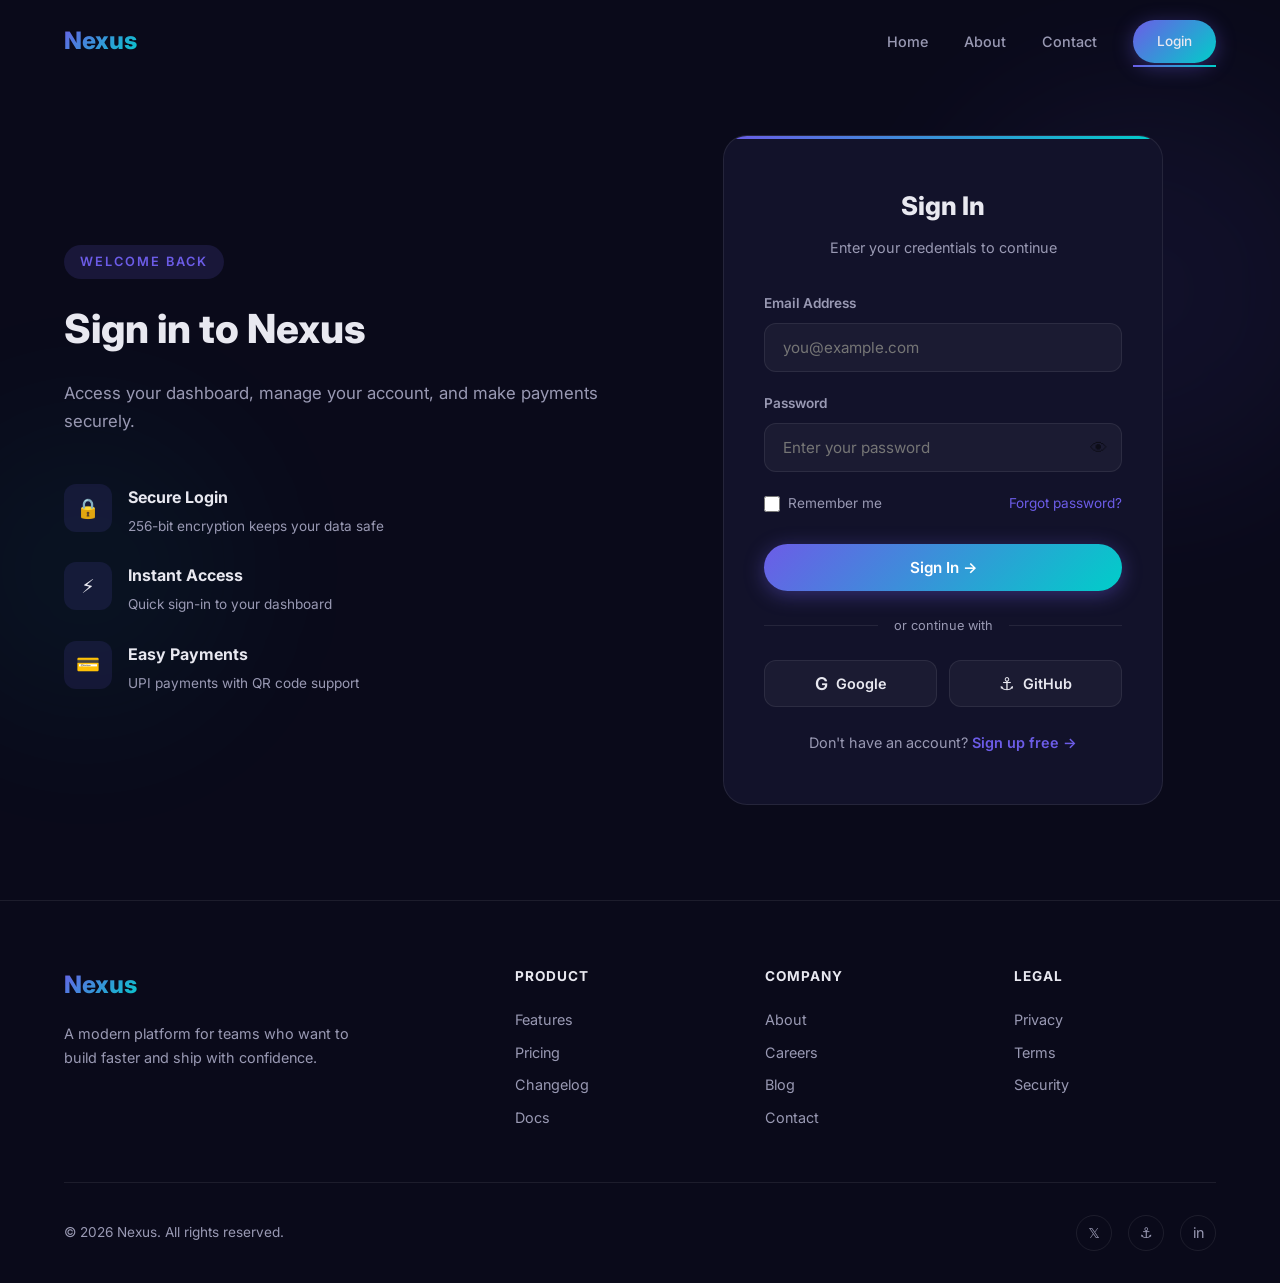
<file: login.html>
<!DOCTYPE html>
<html lang="en">
<head>
  <meta charset="UTF-8">
  <meta name="viewport" content="width=device-width, initial-scale=1.0">
  <title>Login - Nexus</title>
  <link rel="preconnect" href="https://fonts.googleapis.com">
  <link href="https://fonts.googleapis.com/css2?family=Inter:wght@400;500;600;700;800&display=swap" rel="stylesheet">
  <link rel="stylesheet" href="css/style.css">
</head>
<body>

  <!-- Navbar -->
  <nav class="navbar">
    <div class="container">
      <a href="index.html" class="logo">Nexus</a>
      <ul class="nav-links">
        <li><a href="index.html">Home</a></li>
        <li><a href="about.html">About</a></li>
        <li><a href="contact.html">Contact</a></li>
        <li><a href="login.html" class="btn btn-primary nav-cta active">Login</a></li>
      </ul>
      <button class="hamburger" aria-label="Toggle menu">
        <span></span><span></span><span></span>
      </button>
    </div>
  </nav>

  <!-- Login Section -->
  <section class="login-section">
    <div class="orb orb-1"></div>
    <div class="orb orb-2"></div>
    <div class="container">
      <div class="login-wrapper fade-up">
        <div class="login-left">
          <div class="login-brand">
            <span class="section-label">Welcome Back</span>
            <h1 style="font-size: 2.5rem; font-weight: 800; margin-bottom: 16px;">Sign in to <span class="highlight">Nexus</span></h1>
            <p style="color: var(--text-muted); font-size: 1.05rem;">Access your dashboard, manage your account, and make payments securely.</p>
          </div>
          <div class="login-features">
            <div class="login-feature">
              <div class="login-feature-icon">&#128274;</div>
              <div>
                <h4>Secure Login</h4>
                <p>256-bit encryption keeps your data safe</p>
              </div>
            </div>
            <div class="login-feature">
              <div class="login-feature-icon">&#9889;</div>
              <div>
                <h4>Instant Access</h4>
                <p>Quick sign-in to your dashboard</p>
              </div>
            </div>
            <div class="login-feature">
              <div class="login-feature-icon">&#128179;</div>
              <div>
                <h4>Easy Payments</h4>
                <p>UPI payments with QR code support</p>
              </div>
            </div>
          </div>
        </div>
        <div class="login-right">
          <div class="login-card">
            <h2 style="font-size: 1.6rem; font-weight: 800; margin-bottom: 8px; text-align: center;">Sign In</h2>
            <p style="color: var(--text-muted); font-size: 0.9rem; text-align: center; margin-bottom: 32px;">Enter your credentials to continue</p>

            <form class="login-form" id="loginForm">
              <div class="form-group">
                <label for="loginEmail">Email Address</label>
                <input type="email" id="loginEmail" placeholder="you@example.com" required>
              </div>
              <div class="form-group">
                <label for="loginPassword">Password</label>
                <div class="password-wrapper">
                  <input type="password" id="loginPassword" placeholder="Enter your password" required>
                  <button type="button" class="toggle-password" onclick="togglePassword()">&#128065;</button>
                </div>
              </div>
              <div class="form-options">
                <label class="remember-me">
                  <input type="checkbox" id="rememberMe">
                  <span>Remember me</span>
                </label>
                <a href="#" class="forgot-link">Forgot password?</a>
              </div>
              <button type="submit" class="btn btn-primary form-submit">Sign In &rarr;</button>
            </form>

            <div class="login-divider">
              <span>or continue with</span>
            </div>

            <div class="social-login">
              <button class="social-btn" onclick="socialLogin('google')">
                <span>G</span> Google
              </button>
              <button class="social-btn" onclick="socialLogin('github')">
                <span>&#9875;</span> GitHub
              </button>
            </div>

            <p class="signup-link">Don't have an account? <a href="#">Sign up free &rarr;</a></p>
          </div>
        </div>
      </div>
    </div>
  </section>

  <!-- Footer -->
  <footer class="footer">
    <div class="container">
      <div class="footer-grid">
        <div class="footer-brand">
          <a href="index.html" class="logo">Nexus</a>
          <p>A modern platform for teams who want to build faster and ship with confidence.</p>
        </div>
        <div class="footer-col">
          <h4>Product</h4>
          <a href="#">Features</a>
          <a href="#">Pricing</a>
          <a href="#">Changelog</a>
          <a href="#">Docs</a>
        </div>
        <div class="footer-col">
          <h4>Company</h4>
          <a href="about.html">About</a>
          <a href="#">Careers</a>
          <a href="#">Blog</a>
          <a href="contact.html">Contact</a>
        </div>
        <div class="footer-col">
          <h4>Legal</h4>
          <a href="#">Privacy</a>
          <a href="#">Terms</a>
          <a href="#">Security</a>
        </div>
      </div>
      <div class="footer-bottom">
        <p>&copy; 2026 Nexus. All rights reserved.</p>
        <div class="footer-socials">
          <a href="#" aria-label="Twitter">&#120143;</a>
          <a href="#" aria-label="GitHub">&#9875;</a>
          <a href="#" aria-label="LinkedIn">in</a>
        </div>
      </div>
    </div>
  </footer>

  <script src="js/main.js"></script>
  <script>
    // Toggle password visibility
    function togglePassword() {
      const passInput = document.getElementById('loginPassword');
      passInput.type = passInput.type === 'password' ? 'text' : 'password';
    }

    // Login form handler
    document.getElementById('loginForm').addEventListener('submit', function(e) {
      e.preventDefault();
      const btn = this.querySelector('.form-submit');
      const email = document.getElementById('loginEmail').value.trim();
      const password = document.getElementById('loginPassword').value;

      if (!email || !password) return;

      btn.disabled = true;
      btn.innerHTML = 'Signing in...';

      // Simulate login - redirect to payment page
      setTimeout(() => {
        btn.innerHTML = '&#10003; Success!';
        btn.style.background = 'linear-gradient(135deg, #6bcb77, #00cec9)';
        // Store login state
        sessionStorage.setItem('nexus_user', JSON.stringify({ email: email, name: email.split('@')[0] }));
        setTimeout(() => {
          window.location.href = 'dashboard.html';
        }, 800);
      }, 1500);
    });

    // Redirect if already logged in
    if (sessionStorage.getItem('nexus_user')) {
      window.location.href = 'dashboard.html';
    }

    // Social login handler
    function socialLogin(provider) {
      const user = { email: provider + '@nexus.dev', name: provider.charAt(0).toUpperCase() + provider.slice(1) + ' User' };
      sessionStorage.setItem('nexus_user', JSON.stringify(user));
      window.location.href = 'dashboard.html';
    }
  </script>
</body>
</html>
</file>
<file: css/style.css>
/* ===== CSS Variables & Reset ===== */
:root {
  --primary: #6c5ce7;
  --primary-dark: #5a4bd1;
  --accent: #00cec9;
  --bg-dark: #0a0a1a;
  --bg-card: #12122a;
  --bg-glass: rgba(255, 255, 255, 0.04);
  --text: #e8e8f0;
  --text-muted: #9999b3;
  --border: rgba(255, 255, 255, 0.08);
  --gradient: linear-gradient(135deg, #6c5ce7, #00cec9);
  --radius: 16px;
  --shadow: 0 8px 32px rgba(0, 0, 0, 0.3);
}

*, *::before, *::after {
  margin: 0;
  padding: 0;
  box-sizing: border-box;
}

html {
  scroll-behavior: smooth;
  font-size: 16px;
}

body {
  font-family: 'Inter', system-ui, -apple-system, sans-serif;
  background: var(--bg-dark);
  color: var(--text);
  line-height: 1.7;
  overflow-x: hidden;
}

a {
  text-decoration: none;
  color: inherit;
}

ul { list-style: none; }
img { max-width: 100%; display: block; }

/* ===== Utility ===== */
.container {
  max-width: 1200px;
  margin: 0 auto;
  padding: 0 24px;
}

.btn {
  display: inline-flex;
  align-items: center;
  gap: 8px;
  padding: 14px 32px;
  border-radius: 50px;
  font-size: 0.95rem;
  font-weight: 600;
  border: none;
  cursor: pointer;
  transition: all 0.3s ease;
  font-family: inherit;
}

.btn-primary {
  background: var(--gradient);
  color: #fff;
  box-shadow: 0 4px 20px rgba(108, 92, 231, 0.4);
}

.btn-primary:hover {
  transform: translateY(-2px);
  box-shadow: 0 8px 30px rgba(108, 92, 231, 0.6);
}

.btn-outline {
  background: transparent;
  color: var(--text);
  border: 2px solid var(--border);
}

.btn-outline:hover {
  border-color: var(--accent);
  color: var(--accent);
}

.section-label {
  display: inline-block;
  padding: 6px 16px;
  border-radius: 50px;
  font-size: 0.8rem;
  font-weight: 600;
  text-transform: uppercase;
  letter-spacing: 2px;
  background: rgba(108, 92, 231, 0.15);
  color: var(--primary);
  margin-bottom: 16px;
}

.section-title {
  font-size: clamp(2rem, 4vw, 3rem);
  font-weight: 800;
  line-height: 1.2;
  margin-bottom: 20px;
}

.section-title .highlight {
  background: var(--gradient);
  -webkit-background-clip: text;
  -webkit-text-fill-color: transparent;
  background-clip: text;
}

.section-desc {
  color: var(--text-muted);
  font-size: 1.1rem;
  max-width: 600px;
}

/* ===== Navbar ===== */
.navbar {
  position: fixed;
  top: 0;
  left: 0;
  right: 0;
  z-index: 1000;
  padding: 20px 0;
  transition: all 0.3s ease;
}

.navbar.scrolled {
  background: rgba(10, 10, 26, 0.9);
  backdrop-filter: blur(20px);
  padding: 14px 0;
  border-bottom: 1px solid var(--border);
}

.navbar .container {
  display: flex;
  align-items: center;
  justify-content: space-between;
}

.logo {
  font-size: 1.5rem;
  font-weight: 800;
  background: var(--gradient);
  -webkit-background-clip: text;
  -webkit-text-fill-color: transparent;
  background-clip: text;
}

.nav-links {
  display: flex;
  align-items: center;
  gap: 36px;
}

.nav-links a {
  font-size: 0.9rem;
  font-weight: 500;
  color: var(--text-muted);
  transition: color 0.3s;
  position: relative;
}

.nav-links a::after {
  content: '';
  position: absolute;
  bottom: -4px;
  left: 0;
  width: 0;
  height: 2px;
  background: var(--gradient);
  transition: width 0.3s;
}

.nav-links a:hover,
.nav-links a.active {
  color: var(--text);
}

.nav-links a:hover::after,
.nav-links a.active::after {
  width: 100%;
}

.nav-cta {
  padding: 10px 24px !important;
  font-size: 0.85rem !important;
}

.hamburger {
  display: none;
  flex-direction: column;
  gap: 5px;
  cursor: pointer;
  background: none;
  border: none;
  padding: 4px;
}

.hamburger span {
  width: 24px;
  height: 2px;
  background: var(--text);
  transition: all 0.3s;
  border-radius: 2px;
}

/* ===== Hero Section ===== */
.hero {
  min-height: 100vh;
  display: flex;
  align-items: center;
  position: relative;
  padding: 120px 0 80px;
}

.hero-grid {
  display: grid;
  grid-template-columns: 1fr 1fr;
  gap: 60px;
  align-items: center;
}

.hero-content h1 {
  font-size: clamp(2.5rem, 5vw, 4rem);
  font-weight: 800;
  line-height: 1.1;
  margin-bottom: 24px;
}

.hero-content p {
  color: var(--text-muted);
  font-size: 1.15rem;
  margin-bottom: 40px;
  max-width: 500px;
}

.hero-buttons {
  display: flex;
  gap: 16px;
  flex-wrap: wrap;
}

.hero-stats {
  display: flex;
  gap: 40px;
  margin-top: 48px;
  padding-top: 32px;
  border-top: 1px solid var(--border);
}

.stat h3 {
  font-size: 1.8rem;
  font-weight: 800;
  background: var(--gradient);
  -webkit-background-clip: text;
  -webkit-text-fill-color: transparent;
  background-clip: text;
}

.stat p {
  color: var(--text-muted);
  font-size: 0.85rem;
  margin-top: 4px;
}

.hero-visual {
  position: relative;
  display: flex;
  justify-content: center;
}

.hero-card {
  width: 100%;
  max-width: 480px;
  background: var(--bg-card);
  border: 1px solid var(--border);
  border-radius: 24px;
  padding: 40px;
  position: relative;
  overflow: hidden;
}

.hero-card::before {
  content: '';
  position: absolute;
  top: -50%;
  right: -50%;
  width: 200%;
  height: 200%;
  background: radial-gradient(circle, rgba(108, 92, 231, 0.08) 0%, transparent 60%);
  pointer-events: none;
}

.hero-card-header {
  display: flex;
  align-items: center;
  gap: 12px;
  margin-bottom: 32px;
}

.hero-card-dot {
  width: 12px;
  height: 12px;
  border-radius: 50%;
}

.hero-card-dot:nth-child(1) { background: #ff6b6b; }
.hero-card-dot:nth-child(2) { background: #ffd93d; }
.hero-card-dot:nth-child(3) { background: #6bcb77; }

.hero-card-lines {
  display: flex;
  flex-direction: column;
  gap: 16px;
}

.hero-card-line {
  height: 12px;
  border-radius: 6px;
  background: var(--bg-glass);
}

.hero-card-line:nth-child(1) { width: 80%; background: rgba(108, 92, 231, 0.2); }
.hero-card-line:nth-child(2) { width: 60%; background: rgba(0, 206, 201, 0.15); }
.hero-card-line:nth-child(3) { width: 90%; }
.hero-card-line:nth-child(4) { width: 45%; background: rgba(108, 92, 231, 0.12); }
.hero-card-line:nth-child(5) { width: 70%; background: rgba(0, 206, 201, 0.1); }

.floating-badge {
  position: absolute;
  padding: 12px 20px;
  background: var(--bg-card);
  border: 1px solid var(--border);
  border-radius: 12px;
  font-size: 0.85rem;
  font-weight: 600;
  box-shadow: var(--shadow);
  animation: float 3s ease-in-out infinite;
}

.badge-1 { top: 20px; right: -20px; animation-delay: 0s; }
.badge-2 { bottom: 40px; left: -20px; animation-delay: 1.5s; }

@keyframes float {
  0%, 100% { transform: translateY(0); }
  50% { transform: translateY(-10px); }
}

/* ===== Orb Background ===== */
.orb {
  position: absolute;
  border-radius: 50%;
  filter: blur(80px);
  pointer-events: none;
  opacity: 0.5;
}

.orb-1 {
  width: 400px;
  height: 400px;
  background: rgba(108, 92, 231, 0.15);
  top: 10%;
  right: -5%;
}

.orb-2 {
  width: 300px;
  height: 300px;
  background: rgba(0, 206, 201, 0.1);
  bottom: 20%;
  left: -5%;
}

/* ===== Features Section ===== */
.features {
  padding: 120px 0;
}

.features-header {
  text-align: center;
  margin-bottom: 64px;
}

.features-header .section-desc {
  margin: 0 auto;
}

.features-grid {
  display: grid;
  grid-template-columns: repeat(3, 1fr);
  gap: 24px;
}

.feature-card {
  background: var(--bg-card);
  border: 1px solid var(--border);
  border-radius: var(--radius);
  padding: 36px;
  transition: all 0.4s ease;
  position: relative;
  overflow: hidden;
}

.feature-card::before {
  content: '';
  position: absolute;
  top: 0;
  left: 0;
  right: 0;
  height: 3px;
  background: var(--gradient);
  transform: scaleX(0);
  transition: transform 0.4s ease;
}

.feature-card:hover {
  transform: translateY(-4px);
  border-color: rgba(108, 92, 231, 0.3);
}

.feature-card:hover::before {
  transform: scaleX(1);
}

.feature-icon {
  width: 56px;
  height: 56px;
  border-radius: 14px;
  display: flex;
  align-items: center;
  justify-content: center;
  font-size: 1.5rem;
  margin-bottom: 20px;
  background: rgba(108, 92, 231, 0.12);
}

.feature-card h3 {
  font-size: 1.2rem;
  font-weight: 700;
  margin-bottom: 10px;
}

.feature-card p {
  color: var(--text-muted);
  font-size: 0.95rem;
}

/* ===== CTA Section ===== */
.cta {
  padding: 120px 0;
}

.cta-box {
  background: var(--bg-card);
  border: 1px solid var(--border);
  border-radius: 24px;
  padding: 80px;
  text-align: center;
  position: relative;
  overflow: hidden;
}

.cta-box::before {
  content: '';
  position: absolute;
  top: 0;
  left: 50%;
  transform: translateX(-50%);
  width: 60%;
  height: 1px;
  background: var(--gradient);
}

.cta-box .section-desc {
  margin: 0 auto 32px;
}

/* ===== About Page ===== */
.page-hero {
  padding: 160px 0 80px;
  text-align: center;
  position: relative;
}

.page-hero .section-desc {
  margin: 0 auto;
}

.about-mission {
  padding: 80px 0 120px;
}

.mission-grid {
  display: grid;
  grid-template-columns: 1fr 1fr;
  gap: 60px;
  align-items: center;
}

.mission-visual {
  background: var(--bg-card);
  border: 1px solid var(--border);
  border-radius: 24px;
  padding: 48px;
  display: grid;
  grid-template-columns: 1fr 1fr;
  gap: 20px;
}

.mission-stat {
  text-align: center;
  padding: 24px;
  border-radius: 16px;
  background: var(--bg-glass);
}

.mission-stat h3 {
  font-size: 2rem;
  font-weight: 800;
  background: var(--gradient);
  -webkit-background-clip: text;
  -webkit-text-fill-color: transparent;
  background-clip: text;
}

.mission-stat p {
  color: var(--text-muted);
  font-size: 0.85rem;
  margin-top: 4px;
}

.mission-content h2 {
  font-size: 2.2rem;
  font-weight: 800;
  margin-bottom: 20px;
}

.mission-content p {
  color: var(--text-muted);
  font-size: 1.05rem;
  margin-bottom: 16px;
}

/* Team Section */
.team {
  padding: 120px 0;
}

.team-header {
  text-align: center;
  margin-bottom: 64px;
}

.team-header .section-desc {
  margin: 0 auto;
}

.team-grid {
  display: grid;
  grid-template-columns: repeat(3, 1fr);
  gap: 24px;
}

.team-card {
  background: var(--bg-card);
  border: 1px solid var(--border);
  border-radius: var(--radius);
  padding: 36px;
  text-align: center;
  transition: all 0.4s ease;
}

.team-card:hover {
  transform: translateY(-4px);
  border-color: rgba(108, 92, 231, 0.3);
}

.team-avatar {
  width: 80px;
  height: 80px;
  border-radius: 50%;
  background: var(--gradient);
  margin: 0 auto 20px;
  display: flex;
  align-items: center;
  justify-content: center;
  font-size: 2rem;
  font-weight: 700;
  color: #fff;
}

.team-card h3 {
  font-size: 1.15rem;
  font-weight: 700;
  margin-bottom: 4px;
}

.team-card .role {
  color: var(--accent);
  font-size: 0.85rem;
  font-weight: 500;
  margin-bottom: 12px;
}

.team-card p {
  color: var(--text-muted);
  font-size: 0.9rem;
}

/* Values Section */
.values {
  padding: 80px 0 120px;
}

.values-header {
  text-align: center;
  margin-bottom: 64px;
}

.values-header .section-desc {
  margin: 0 auto;
}

.values-grid {
  display: grid;
  grid-template-columns: repeat(4, 1fr);
  gap: 24px;
}

.value-card {
  background: var(--bg-card);
  border: 1px solid var(--border);
  border-radius: var(--radius);
  padding: 32px;
  text-align: center;
  transition: all 0.3s ease;
}

.value-card:hover {
  border-color: rgba(0, 206, 201, 0.3);
}

.value-icon {
  font-size: 2rem;
  margin-bottom: 16px;
}

.value-card h3 {
  font-size: 1.05rem;
  font-weight: 700;
  margin-bottom: 8px;
}

.value-card p {
  color: var(--text-muted);
  font-size: 0.85rem;
}

/* ===== Contact Page ===== */
.contact-section {
  padding: 80px 0 120px;
}

.contact-grid {
  display: grid;
  grid-template-columns: 1fr 1fr;
  gap: 48px;
}

.contact-info {
  display: flex;
  flex-direction: column;
  gap: 32px;
}

.contact-item {
  display: flex;
  gap: 16px;
  align-items: flex-start;
}

.contact-item-icon {
  width: 48px;
  height: 48px;
  border-radius: 12px;
  background: rgba(108, 92, 231, 0.12);
  display: flex;
  align-items: center;
  justify-content: center;
  font-size: 1.2rem;
  flex-shrink: 0;
}

.contact-item h3 {
  font-size: 1rem;
  font-weight: 700;
  margin-bottom: 4px;
}

.contact-item p {
  color: var(--text-muted);
  font-size: 0.9rem;
}

.contact-form-wrapper {
  background: var(--bg-card);
  border: 1px solid var(--border);
  border-radius: 24px;
  padding: 40px;
}

.contact-form {
  display: flex;
  flex-direction: column;
  gap: 20px;
}

.form-group {
  display: flex;
  flex-direction: column;
  gap: 8px;
}

.form-group label {
  font-size: 0.85rem;
  font-weight: 600;
  color: var(--text-muted);
}

.form-group input,
.form-group textarea,
.form-group select {
  background: var(--bg-glass);
  border: 1px solid var(--border);
  border-radius: 12px;
  padding: 14px 18px;
  color: var(--text);
  font-family: inherit;
  font-size: 0.95rem;
  transition: border-color 0.3s;
  outline: none;
}

.form-group input:focus,
.form-group textarea:focus,
.form-group select:focus {
  border-color: var(--primary);
}

.form-group textarea {
  resize: vertical;
  min-height: 120px;
}

.form-row {
  display: grid;
  grid-template-columns: 1fr 1fr;
  gap: 20px;
}

.form-submit {
  width: 100%;
  justify-content: center;
  margin-top: 8px;
}

/* Map placeholder */
.map-section {
  padding: 0 0 120px;
}

.map-placeholder {
  background: var(--bg-card);
  border: 1px solid var(--border);
  border-radius: 24px;
  height: 300px;
  display: flex;
  align-items: center;
  justify-content: center;
  color: var(--text-muted);
  font-size: 1.1rem;
  position: relative;
  overflow: hidden;
}

.map-placeholder::before {
  content: '';
  position: absolute;
  inset: 0;
  background:
    repeating-linear-gradient(0deg, transparent, transparent 40px, var(--border) 40px, var(--border) 41px),
    repeating-linear-gradient(90deg, transparent, transparent 40px, var(--border) 40px, var(--border) 41px);
  opacity: 0.3;
}

/* ===== Footer ===== */
.footer {
  padding: 64px 0 32px;
  border-top: 1px solid var(--border);
}

.footer-grid {
  display: grid;
  grid-template-columns: 2fr 1fr 1fr 1fr;
  gap: 48px;
  margin-bottom: 48px;
}

.footer-brand .logo {
  margin-bottom: 16px;
  display: inline-block;
}

.footer-brand p {
  color: var(--text-muted);
  font-size: 0.9rem;
  max-width: 300px;
}

.footer-col h4 {
  font-size: 0.85rem;
  font-weight: 700;
  text-transform: uppercase;
  letter-spacing: 1px;
  margin-bottom: 16px;
  color: var(--text);
}

.footer-col a {
  display: block;
  color: var(--text-muted);
  font-size: 0.9rem;
  padding: 4px 0;
  transition: color 0.3s;
}

.footer-col a:hover {
  color: var(--accent);
}

.footer-bottom {
  padding-top: 32px;
  border-top: 1px solid var(--border);
  display: flex;
  justify-content: space-between;
  align-items: center;
  color: var(--text-muted);
  font-size: 0.85rem;
}

.footer-socials {
  display: flex;
  gap: 16px;
}

.footer-socials a {
  width: 36px;
  height: 36px;
  border-radius: 50%;
  border: 1px solid var(--border);
  display: flex;
  align-items: center;
  justify-content: center;
  font-size: 0.9rem;
  transition: all 0.3s;
}

.footer-socials a:hover {
  border-color: var(--primary);
  background: rgba(108, 92, 231, 0.12);
}

/* ===== Animations ===== */
.fade-up {
  opacity: 0;
  transform: translateY(30px);
  transition: all 0.6s ease;
}

.fade-up.visible {
  opacity: 1;
  transform: translateY(0);
}

/* ===== Responsive ===== */
@media (max-width: 1024px) {
  .features-grid { grid-template-columns: repeat(2, 1fr); }
  .team-grid { grid-template-columns: repeat(2, 1fr); }
  .values-grid { grid-template-columns: repeat(2, 1fr); }
  .footer-grid { grid-template-columns: 1fr 1fr; gap: 32px; }
}

@media (max-width: 768px) {
  .nav-links { display: none; }
  .nav-links.open {
    display: flex;
    flex-direction: column;
    position: absolute;
    top: 100%;
    left: 0;
    right: 0;
    background: rgba(10, 10, 26, 0.98);
    backdrop-filter: blur(20px);
    padding: 24px;
    gap: 20px;
    border-bottom: 1px solid var(--border);
  }
  .hamburger { display: flex; }
  .hero-grid { grid-template-columns: 1fr; text-align: center; }
  .hero-content p { margin: 0 auto 40px; }
  .hero-buttons { justify-content: center; }
  .hero-stats { justify-content: center; }
  .hero-visual { margin-top: 40px; }
  .features-grid { grid-template-columns: 1fr; }
  .mission-grid { grid-template-columns: 1fr; }
  .contact-grid { grid-template-columns: 1fr; }
  .form-row { grid-template-columns: 1fr; }
  .team-grid { grid-template-columns: 1fr; }
  .values-grid { grid-template-columns: 1fr 1fr; }
  .cta-box { padding: 48px 24px; }
  .footer-grid { grid-template-columns: 1fr; }
  .footer-bottom { flex-direction: column; gap: 16px; text-align: center; }
  .login-wrapper { grid-template-columns: 1fr; }
  .login-left { display: none; }
  .payment-grid { grid-template-columns: 1fr; }
}

/* ===== Login Page ===== */
.login-section {
  min-height: 100vh;
  display: flex;
  align-items: center;
  position: relative;
  padding: 120px 0 80px;
}

.login-wrapper {
  display: grid;
  grid-template-columns: 1fr 1fr;
  gap: 60px;
  align-items: center;
}

.login-left {
  display: flex;
  flex-direction: column;
  gap: 48px;
}

.login-features {
  display: flex;
  flex-direction: column;
  gap: 24px;
}

.login-feature {
  display: flex;
  gap: 16px;
  align-items: flex-start;
}

.login-feature-icon {
  width: 48px;
  height: 48px;
  border-radius: 12px;
  background: rgba(108, 92, 231, 0.12);
  display: flex;
  align-items: center;
  justify-content: center;
  font-size: 1.2rem;
  flex-shrink: 0;
}

.login-feature h4 {
  font-size: 1rem;
  font-weight: 700;
  margin-bottom: 4px;
}

.login-feature p {
  color: var(--text-muted);
  font-size: 0.85rem;
}

.login-right {
  display: flex;
  justify-content: center;
}

.login-card {
  width: 100%;
  max-width: 440px;
  background: var(--bg-card);
  border: 1px solid var(--border);
  border-radius: 24px;
  padding: 48px 40px;
  position: relative;
  overflow: hidden;
}

.login-card::before {
  content: '';
  position: absolute;
  top: 0;
  left: 0;
  right: 0;
  height: 3px;
  background: var(--gradient);
}

.login-form {
  display: flex;
  flex-direction: column;
  gap: 20px;
}

.password-wrapper {
  position: relative;
}

.password-wrapper input {
  width: 100%;
  background: var(--bg-glass);
  border: 1px solid var(--border);
  border-radius: 12px;
  padding: 14px 50px 14px 18px;
  color: var(--text);
  font-family: inherit;
  font-size: 0.95rem;
  transition: border-color 0.3s;
  outline: none;
}

.password-wrapper input:focus {
  border-color: var(--primary);
}

.toggle-password {
  position: absolute;
  right: 14px;
  top: 50%;
  transform: translateY(-50%);
  background: none;
  border: none;
  cursor: pointer;
  font-size: 1.1rem;
  opacity: 0.5;
  transition: opacity 0.3s;
}

.toggle-password:hover {
  opacity: 1;
}

.form-options {
  display: flex;
  justify-content: space-between;
  align-items: center;
}

.remember-me {
  display: flex;
  align-items: center;
  gap: 8px;
  font-size: 0.85rem;
  color: var(--text-muted);
  cursor: pointer;
}

.remember-me input[type="checkbox"] {
  width: 16px;
  height: 16px;
  accent-color: var(--primary);
  cursor: pointer;
}

.forgot-link {
  font-size: 0.85rem;
  color: var(--primary);
  transition: color 0.3s;
}

.forgot-link:hover {
  color: var(--accent);
}

.login-divider {
  display: flex;
  align-items: center;
  gap: 16px;
  margin: 24px 0;
}

.login-divider::before,
.login-divider::after {
  content: '';
  flex: 1;
  height: 1px;
  background: var(--border);
}

.login-divider span {
  font-size: 0.8rem;
  color: var(--text-muted);
  white-space: nowrap;
}

.social-login {
  display: grid;
  grid-template-columns: 1fr 1fr;
  gap: 12px;
}

.social-btn {
  display: flex;
  align-items: center;
  justify-content: center;
  gap: 8px;
  padding: 12px 20px;
  background: var(--bg-glass);
  border: 1px solid var(--border);
  border-radius: 12px;
  color: var(--text);
  font-family: inherit;
  font-size: 0.9rem;
  font-weight: 600;
  cursor: pointer;
  transition: all 0.3s;
}

.social-btn:hover {
  border-color: var(--primary);
  background: rgba(108, 92, 231, 0.08);
}

.social-btn span {
  font-size: 1.1rem;
}

.signup-link {
  text-align: center;
  margin-top: 24px;
  font-size: 0.9rem;
  color: var(--text-muted);
}

.signup-link a {
  color: var(--primary);
  font-weight: 600;
  transition: color 0.3s;
}

.signup-link a:hover {
  color: var(--accent);
}

/* ===== Payment Page ===== */
.payment-section {
  padding: 80px 0 120px;
}

.payment-grid {
  display: grid;
  grid-template-columns: 1fr 1fr;
  gap: 48px;
  align-items: start;
}

.payment-form-wrapper {
  background: var(--bg-card);
  border: 1px solid var(--border);
  border-radius: 24px;
  padding: 40px;
}

.payment-form-header {
  text-align: center;
  margin-bottom: 32px;
}

.payment-icon-big {
  font-size: 2.5rem;
  margin-bottom: 12px;
}

.payment-form-header h2 {
  font-size: 1.6rem;
  font-weight: 800;
  margin-bottom: 8px;
}

.payment-form-header p {
  color: var(--text-muted);
  font-size: 0.9rem;
}

.payment-form {
  display: flex;
  flex-direction: column;
  gap: 20px;
}

.amount-input-wrapper {
  position: relative;
}

.amount-input-wrapper .currency-symbol {
  position: absolute;
  left: 16px;
  top: 50%;
  transform: translateY(-50%);
  font-size: 1.1rem;
  font-weight: 700;
  color: var(--accent);
}

.amount-input-wrapper input {
  width: 100%;
  padding-left: 40px !important;
  background: var(--bg-glass);
  border: 1px solid var(--border);
  border-radius: 12px;
  padding: 14px 18px 14px 40px;
  color: var(--text);
  font-family: inherit;
  font-size: 1.1rem;
  font-weight: 700;
  transition: border-color 0.3s;
  outline: none;
}

.amount-input-wrapper input:focus {
  border-color: var(--primary);
}

.quick-amounts {
  display: flex;
  flex-wrap: wrap;
  gap: 8px;
  align-items: center;
}

.quick-label {
  font-size: 0.8rem;
  color: var(--text-muted);
  font-weight: 600;
}

.quick-amount-btn {
  padding: 8px 16px;
  border-radius: 50px;
  border: 1px solid var(--border);
  background: var(--bg-glass);
  color: var(--text);
  font-family: inherit;
  font-size: 0.8rem;
  font-weight: 600;
  cursor: pointer;
  transition: all 0.3s;
}

.quick-amount-btn:hover,
.quick-amount-btn.active {
  border-color: var(--primary);
  background: rgba(108, 92, 231, 0.15);
  color: #fff;
}

.payment-btn {
  width: 100%;
  justify-content: center;
  font-size: 1rem;
  padding: 16px 32px;
}

/* QR Panel */
.qr-panel {
  background: var(--bg-card);
  border: 1px solid var(--border);
  border-radius: 24px;
  padding: 40px;
  position: sticky;
  top: 100px;
}

.qr-waiting {
  text-align: center;
  padding: 40px 20px;
}

.qr-placeholder-icon {
  font-size: 3rem;
  margin-bottom: 16px;
  opacity: 0.5;
}

.qr-waiting h3 {
  font-size: 1.2rem;
  font-weight: 700;
  margin-bottom: 8px;
}

.qr-waiting p {
  color: var(--text-muted);
  font-size: 0.9rem;
  margin-bottom: 24px;
}

.payment-badges {
  display: flex;
  flex-wrap: wrap;
  gap: 8px;
  justify-content: center;
}

.payment-badge {
  padding: 8px 14px;
  border-radius: 50px;
  border: 1px solid var(--border);
  font-size: 0.75rem;
  font-weight: 600;
  color: var(--text-muted);
  background: var(--bg-glass);
}

.qr-result {
  text-align: center;
}

.qr-success-header {
  margin-bottom: 24px;
}

.qr-success-header h3 {
  font-size: 1.4rem;
  font-weight: 800;
  margin-top: 8px;
}

.qr-code-container {
  display: flex;
  justify-content: center;
  margin-bottom: 24px;
}

.qr-code-box {
  background: #fff;
  border-radius: 16px;
  padding: 16px;
  display: inline-block;
}

.qr-amount-display {
  margin-bottom: 24px;
  padding: 16px;
  background: var(--bg-glass);
  border-radius: 12px;
}

.qr-amount-display span {
  font-size: 0.8rem;
  color: var(--text-muted);
  text-transform: uppercase;
  letter-spacing: 1px;
}

.qr-amount-display h2 {
  font-size: 2.2rem;
  font-weight: 800;
  background: var(--gradient);
  -webkit-background-clip: text;
  -webkit-text-fill-color: transparent;
  background-clip: text;
  margin-top: 4px;
}

.qr-details {
  text-align: left;
  margin-bottom: 24px;
}

.qr-detail-row {
  display: flex;
  justify-content: space-between;
  padding: 10px 0;
  border-bottom: 1px solid var(--border);
  font-size: 0.85rem;
}

.qr-detail-row span:first-child {
  color: var(--text-muted);
}

.qr-detail-value {
  font-weight: 600;
  color: var(--text);
}

.qr-instructions {
  text-align: left;
  margin-bottom: 20px;
}

.qr-instructions p {
  font-size: 0.85rem;
  color: var(--text-muted);
  padding: 6px 0;
}

.open-upi-link {
  display: block;
  width: 100%;
  text-align: center;
  padding: 14px 32px;
  border-radius: 50px;
  font-size: 0.95rem;
  font-weight: 600;
  background: var(--gradient);
  color: #fff;
  box-shadow: 0 4px 20px rgba(108, 92, 231, 0.4);
  transition: all 0.3s ease;
}

.open-upi-link:hover {
  transform: translateY(-2px);
  box-shadow: 0 8px 30px rgba(108, 92, 231, 0.6);
}

/* Trust Section */
.trust-section {
  padding: 0 0 120px;
}

.trust-grid {
  display: grid;
  grid-template-columns: repeat(4, 1fr);
  gap: 24px;
}

.trust-item {
  background: var(--bg-card);
  border: 1px solid var(--border);
  border-radius: var(--radius);
  padding: 32px;
  text-align: center;
  transition: all 0.3s ease;
}

.trust-item:hover {
  border-color: rgba(0, 206, 201, 0.3);
}

.trust-icon {
  font-size: 2rem;
  margin-bottom: 12px;
}

.trust-item h4 {
  font-size: 1rem;
  font-weight: 700;
  margin-bottom: 6px;
}

.trust-item p {
  color: var(--text-muted);
  font-size: 0.85rem;
}

@media (max-width: 1024px) {
  .trust-grid { grid-template-columns: repeat(2, 1fr); }
}

@media (max-width: 768px) {
  .trust-grid { grid-template-columns: 1fr 1fr; }
}

/* ===== Dashboard Page ===== */
.dashboard-section {
  padding: 100px 0 80px;
}

.welcome-banner {
  background: var(--bg-card);
  border: 1px solid var(--border);
  border-radius: 24px;
  padding: 48px;
  display: flex;
  justify-content: space-between;
  align-items: center;
  margin-bottom: 32px;
  position: relative;
  overflow: hidden;
}

.welcome-banner::before {
  content: '';
  position: absolute;
  top: 0;
  left: 0;
  right: 0;
  height: 3px;
  background: var(--gradient);
}

.welcome-content h1 {
  font-size: 2rem;
  font-weight: 800;
  margin-top: 12px;
  margin-bottom: 8px;
}

.welcome-content p {
  color: var(--text-muted);
  font-size: 0.95rem;
}

/* Stats Cards */
.dash-stats {
  display: grid;
  grid-template-columns: repeat(4, 1fr);
  gap: 20px;
  margin-bottom: 32px;
}

.dash-stat-card {
  background: var(--bg-card);
  border: 1px solid var(--border);
  border-radius: var(--radius);
  padding: 24px;
  display: flex;
  gap: 16px;
  align-items: center;
  transition: all 0.3s;
}

.dash-stat-card:hover {
  border-color: rgba(108, 92, 231, 0.3);
}

.dash-stat-icon {
  width: 48px;
  height: 48px;
  border-radius: 12px;
  background: rgba(108, 92, 231, 0.12);
  display: flex;
  align-items: center;
  justify-content: center;
  font-size: 1.2rem;
  flex-shrink: 0;
}

.dash-stat-card h3 {
  font-size: 1.5rem;
  font-weight: 800;
  background: var(--gradient);
  -webkit-background-clip: text;
  -webkit-text-fill-color: transparent;
  background-clip: text;
}

.dash-stat-card p {
  color: var(--text-muted);
  font-size: 0.8rem;
  margin-top: 2px;
}

/* Dashboard Grid */
.dash-grid {
  display: grid;
  grid-template-columns: 1fr 1fr;
  gap: 24px;
  margin-bottom: 32px;
}

.dash-card {
  background: var(--bg-card);
  border: 1px solid var(--border);
  border-radius: var(--radius);
  overflow: hidden;
}

.dash-card.full-width {
  grid-column: 1 / -1;
}

.dash-card-header {
  display: flex;
  justify-content: space-between;
  align-items: center;
  padding: 24px 28px;
  border-bottom: 1px solid var(--border);
}

.dash-card-header h2 {
  font-size: 1.15rem;
  font-weight: 700;
}

.dash-card-body {
  padding: 28px;
}

/* Quick Actions */
.quick-actions-grid {
  display: grid;
  grid-template-columns: 1fr 1fr;
  gap: 12px;
}

.quick-action {
  display: flex;
  flex-direction: column;
  align-items: center;
  gap: 10px;
  padding: 20px 16px;
  background: var(--bg-glass);
  border: 1px solid var(--border);
  border-radius: 12px;
  transition: all 0.3s;
  text-align: center;
}

.quick-action:hover {
  border-color: var(--primary);
  background: rgba(108, 92, 231, 0.08);
}

.quick-action-icon {
  font-size: 1.5rem;
}

.quick-action span {
  font-size: 0.85rem;
  font-weight: 600;
}

/* Profile Card */
.profile-info {
  display: flex;
  gap: 16px;
  align-items: center;
  margin-bottom: 24px;
}

.profile-avatar {
  width: 56px;
  height: 56px;
  border-radius: 50%;
  background: var(--gradient);
  display: flex;
  align-items: center;
  justify-content: center;
  font-size: 1.5rem;
  font-weight: 700;
  color: #fff;
  flex-shrink: 0;
}

.profile-details h3 {
  font-size: 1.1rem;
  font-weight: 700;
}

.profile-details p {
  color: var(--text-muted);
  font-size: 0.85rem;
}

.profile-fields {
  display: flex;
  flex-direction: column;
  gap: 12px;
}

.profile-field {
  display: flex;
  justify-content: space-between;
  padding: 10px 0;
  border-bottom: 1px solid var(--border);
  font-size: 0.85rem;
}

.profile-label {
  color: var(--text-muted);
}

.profile-value {
  font-weight: 600;
}

.status-active {
  color: var(--accent);
}

/* Payment Table */
.table-wrapper {
  overflow-x: auto;
}

.payment-table {
  width: 100%;
  border-collapse: collapse;
}

.payment-table th {
  text-align: left;
  padding: 12px 16px;
  font-size: 0.75rem;
  font-weight: 700;
  text-transform: uppercase;
  letter-spacing: 1px;
  color: var(--text-muted);
  border-bottom: 1px solid var(--border);
}

.payment-table td {
  padding: 14px 16px;
  font-size: 0.9rem;
  border-bottom: 1px solid var(--border);
}

.payment-table tr:last-child td {
  border-bottom: none;
}

.payment-table code {
  background: var(--bg-glass);
  padding: 4px 8px;
  border-radius: 6px;
  font-size: 0.8rem;
  font-family: monospace;
}

.amount-cell {
  font-weight: 700;
  color: var(--accent);
}

.status-badge {
  display: inline-block;
  padding: 4px 12px;
  border-radius: 50px;
  font-size: 0.75rem;
  font-weight: 600;
}

.status-confirmed {
  background: rgba(107, 203, 119, 0.15);
  color: #6bcb77;
}

.status-pending {
  background: rgba(255, 217, 61, 0.15);
  color: #ffd93d;
}

.empty-row td {
  padding: 0 !important;
}

.empty-state {
  text-align: center;
  padding: 48px 24px;
}

.empty-icon {
  font-size: 2.5rem;
  margin-bottom: 12px;
  opacity: 0.5;
}

.empty-state h4 {
  font-size: 1.1rem;
  font-weight: 700;
  margin-bottom: 6px;
}

.empty-state p {
  color: var(--text-muted);
  font-size: 0.85rem;
}

/* Payment Verification */
.verify-section {
  margin-top: 24px;
}

.verify-divider {
  display: flex;
  align-items: center;
  gap: 12px;
  margin-bottom: 20px;
}

.verify-divider::before,
.verify-divider::after {
  content: '';
  flex: 1;
  height: 1px;
  background: var(--border);
}

.verify-divider span {
  font-size: 0.8rem;
  font-weight: 700;
  color: var(--accent);
  white-space: nowrap;
  text-transform: uppercase;
  letter-spacing: 1px;
}

.verify-form {
  display: flex;
  flex-direction: column;
  gap: 12px;
}

.utr-input {
  background: var(--bg-glass) !important;
  border: 2px solid rgba(0, 206, 201, 0.3) !important;
  border-radius: 12px !important;
  padding: 14px 18px !important;
  color: var(--text) !important;
  font-family: monospace !important;
  font-size: 1rem !important;
  letter-spacing: 1px;
  text-align: center;
  transition: border-color 0.3s !important;
  outline: none !important;
  width: 100%;
}

.utr-input:focus {
  border-color: var(--accent) !important;
}

.utr-hint {
  font-size: 0.75rem;
  color: var(--text-muted);
  text-align: center;
  margin-top: 4px;
}

/* Confirmation Screen */
.qr-confirmed {
  text-align: center;
}

.confirm-animation {
  margin-bottom: 24px;
}

.confirm-circle {
  width: 80px;
  height: 80px;
  border-radius: 50%;
  background: linear-gradient(135deg, #6bcb77, #00cec9);
  display: flex;
  align-items: center;
  justify-content: center;
  margin: 0 auto;
  animation: scaleIn 0.5s ease;
}

.confirm-circle span {
  font-size: 2rem;
  color: #fff;
}

@keyframes scaleIn {
  0% { transform: scale(0); opacity: 0; }
  50% { transform: scale(1.2); }
  100% { transform: scale(1); opacity: 1; }
}

.confirm-title {
  font-size: 1.5rem;
  font-weight: 800;
  margin-bottom: 8px;
}

.confirm-subtitle {
  color: var(--text-muted);
  font-size: 0.9rem;
  margin-bottom: 24px;
}

.confirm-details {
  text-align: left;
  margin-bottom: 8px;
}

/* Dashboard Responsive */
@media (max-width: 1024px) {
  .dash-stats { grid-template-columns: repeat(2, 1fr); }
  .dash-grid { grid-template-columns: 1fr; }
}

@media (max-width: 768px) {
  .welcome-banner {
    flex-direction: column;
    text-align: center;
    gap: 20px;
    padding: 32px 24px;
  }
  .welcome-content h1 { font-size: 1.5rem; }
  .dash-stats { grid-template-columns: 1fr 1fr; }
  .quick-actions-grid { grid-template-columns: 1fr 1fr; }
}
</file>
